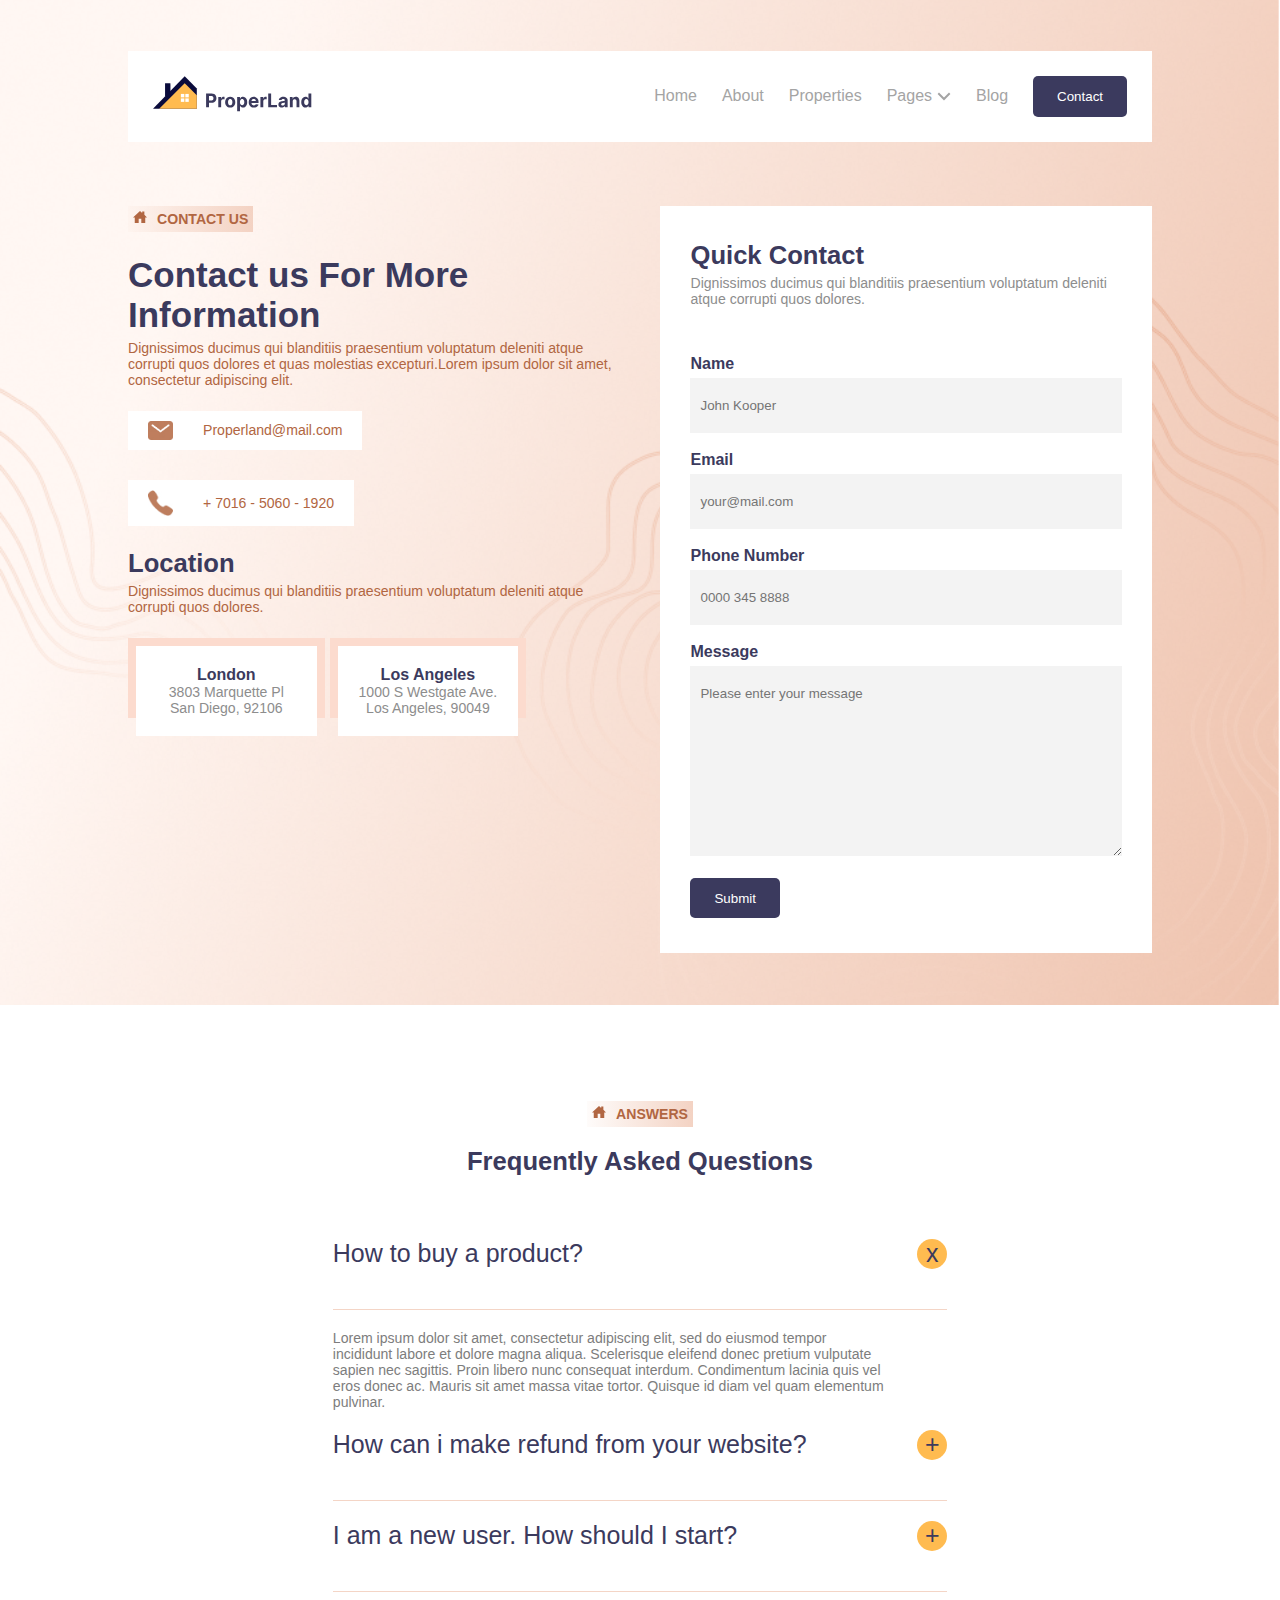
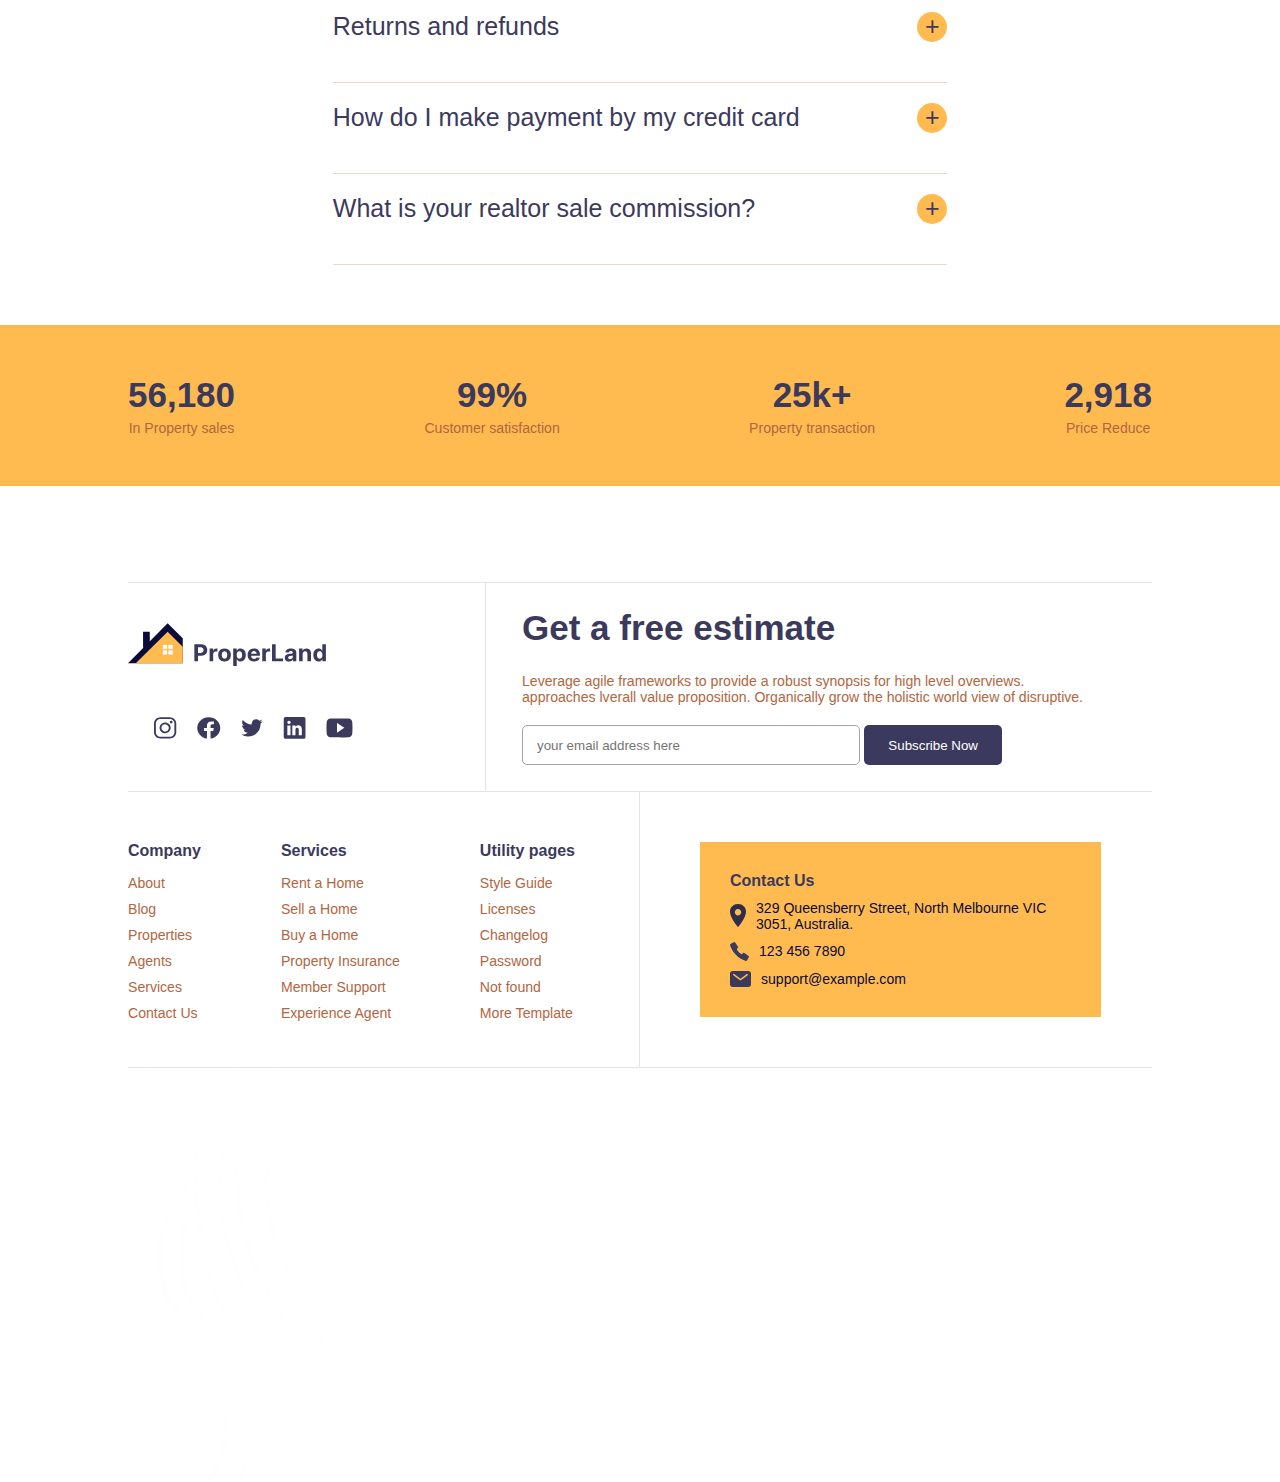
<file: contact.html>
<!DOCTYPE html>
<html lang="en">
<head>
    <meta charset="UTF-8">
    <meta http-equiv="X-UA-Compatible" content="IE=edge">
    <meta name="viewport" content="width=device-width, initial-scale=1.0">
    <link rel="stylesheet" href="index.css">
    <link rel="stylesheet" href="contact.css">
    <title>Document</title>
</head>
<body>
    <!-- Navbar  -->
    <header class="contactUs" >
        <nav>
            <figcaption><img src="./Assets/Logo.svg" alt=""></figcaption>
            <ul>
                <li><a href="./index.html">Home</a> </li>
                <li><a href="./about.html"> About</a></li>
                <li><a href="./property.html">Properties</a></li>
                <li style="display: flex; gap: 5px;"><a href="">Pages </a><div><img src="./Assets/pagesarrow.svg" alt=""></div></li>
                <li><a href="./blog.html">Blog</a></li>
                <button><a href="./contact.html">Contact</a></button>
            </ul>
            <div class="hamburger"> <div class="bar"></div> </div> <div class="mobile-nav"> <ol> <li><a href="./index.html">Home</a></li> <li><a href="./about.html">About</a></li> <li><a href="./property.html">Properties</a></li> <li style="display: flex; gap: 5px; "><a href="">Pages </a><div><img src="./Assets/pagesarrow.svg" alt=""></div></li> <li><a href="./blog.html">Blog</a></li> <li><a href="./contact.html">Contact</a></li> </ol> </div>
        </nav>

        <!-- Hero Section  -->
        <section class="heroSection contactUsCon" style=" margin: auto; margin-top: 4rem;">
            <div class="heroCon contactDetails">
                <div style="display: flex; justify-content: flex-start;">
                    <div class="imgCon">
                        <img src="./Assets/homeLogo.svg" alt="">
                        <h3>CONTACT US</h3>
                    </div>
                </div>
                
                <div >

                    <h1 style="margin-bottom: 5px;">Contact us
                        For More Information 
                        </h1>
                    <p>Dignissimos ducimus qui blanditiis praesentium voluptatum deleniti atque corrupti quos dolores et quas molestias excepturi.Lorem ipsum dolor sit amet, consectetur adipiscing elit.</p>
                </div>
                
                <div class="mailnphone">
                    <div >
                        <div style="display: flex; gap: clamp(20px, 3vw, 30px); align-items: center;  background-color: #fff; padding: 10px 20px; align-self: flex-start;" class="mailCon">
                            <img src="./Assets/Contact/mailContact.jpg" alt="">
                            <p>Properland@mail.com</p>
                        </div>
                        <div style="display: flex; gap: clamp(20px, 3vw, 30px); align-items: center;  background-color: #fff; padding: 10px 20px; align-self: flex-start;" class="mailCon">
                            <img src="./Assets/Contact/phoneContact.jpg" alt="">
                            <p>+ 7016 - 5060 - 1920</p>
                        </div>
                    </div>
                </div>

                <div>
                    <h2 style="color: #3B3A5D;">Location</h2>
                    <p>Dignissimos ducimus qui blanditiis praesentium voluptatum deleniti atque corrupti quos dolores.</p>
                </div>
               
                <div  class="whiteAddy">
                    <div class="londonAddy">
                        <div style="background-color: #fff;" class="londonWhite">
                            <h4 style="color: #3B3A5D; width: 100%;">London</h4>
                            <p style="color: #8D8D8D; ">3803 Marquette Pl
                                San Diego, 92106</p>
                        </div>
                    </div>
                    <div class="laAddy">
                        <div style="background-color: #fff; " class="LAwhite">
                            <h4 style="color: #3B3A5D; width: 100%;">Los Angeles</h4>
                            <p style="color: #8D8D8D;">1000 S Westgate Ave.
                                Los Angeles, 90049</p>
                        </div>
                    </div>
                    
                    
                </div>
            </div>
            <div class="contactForm" style="background-color: #fff; ;">
                <div>
                    <h2 style="color: #3B3A5D;">Quick Contact</h2>
                    <p style="color: #8D8D8D;">Dignissimos ducimus qui blanditiis praesentium voluptatum deleniti atque corrupti quos dolores.</p>
                </div>
                <br>
                <form id="myForm">
                    <h4 style="color: #3B3A5D; margin-bottom: 5px;">Name</h4>
                    <input type="text" id="name" placeholder="John Kooper">
                    <br></br>
                    <h4 style="color: #3B3A5D; margin-bottom: 5px;">Email</h4>
                    <input type="email" id="email" placeholder="your@mail.com">
                    <br></br>
                    <h4 style="color: #3B3A5D; margin-bottom: 5px;">Phone Number</h4>
                    <input type="text" id="phone" placeholder="0000 345 8888">
                    <br></br>
                    <h4 style="color: #3B3A5D; margin-bottom: 5px;">Message</h4>
                    <textarea id="message" cols="40" rows="10" placeholder="Please enter your message"></textarea>
                    <br></br>
                    <button type="submit" class="contactBtn">Submit</button>
                  </form>
        </section>
    </header>

    <!-- FAQ  -->
    <section class="heroSection" style="margin-bottom: 60px;">
        <div style="display: flex; justify-content: center; align-items: center; flex-direction: column; gap: 20px;">
            <div class="imgCon" style="justify-self: flex-start;">
                <img src="./Assets/homeLogo.svg" alt="">
                <h3>ANSWERS</h3>
            </div>
            <h2>Frequently Asked Questions</h2>
<br>
            <div style="display: flex; justify-content: space-between; margin: auto; padding-block-end: clamp(25px, 4vw, 40px); border-bottom: 1px solid #F4D5C6;" class="FAQmobile">
                <div style="font-size: clamp(20px, 2vw, 25px); color: #3B3A5D;">How to buy a product?</div>
                <div style="width: 30px; height: 30px; border-radius: 50%; background-color: 
                #FFBB50; text-align: center; display: flex; justify-content: center; align-items: center; color: #3B3A5D;font-size: clamp(20px, 2vw, 25px)">x</div>
            </div>
            <p style="color: #7D7D7D; width: 60%; padding-inline-end: 60px;">Lorem ipsum dolor sit amet, consectetur adipiscing elit, sed do eiusmod tempor incididunt labore et dolore magna aliqua. Scelerisque eleifend donec pretium vulputate sapien nec sagittis. Proin libero nunc consequat interdum. Condimentum lacinia quis vel eros donec ac. Mauris sit amet massa vitae tortor. Quisque id diam vel quam elementum pulvinar. </p>
            <div style="display: flex; justify-content: space-between;  margin: auto; padding-block-end: clamp(25px, 4vw, 40px); border-bottom: 1px solid #F4D5C6;" class="FAQmobile">
                <div style="font-size: clamp(20px, 2vw, 25px); color: #3B3A5D; font-weight: 500;">How can i make refund from your website?</div>
                <div style="width: 30px; height: 30px; border-radius: 50%; background-color: 
                #FFBB50; text-align: center; display: flex; justify-content: center; align-items: center; color: #3B3A5D;  font-size: clamp(20px, 2vw, 25px);">+</div>
            </div>
            <div style="display: flex; justify-content: space-between;  margin: auto; padding-block-end: clamp(25px, 4vw, 40px); border-bottom: 1px solid #F4D5C6;" class="FAQmobile">
                <div style="font-size: clamp(20px, 2vw, 25px); color: #3B3A5D; font-weight: 500;">I am a new user. How should I start?</div>
                <div style="width: 30px; height: 30px; border-radius: 50%; background-color: 
                #FFBB50; text-align: center; display: flex; justify-content: center; align-items: center; color: #3B3A5D; font-size: clamp(20px, 2vw, 25px);">+</div>
            </div>
            <div style="display: flex; justify-content: space-between;  margin: auto; padding-block-end: clamp(25px, 4vw, 40px); border-bottom: 1px solid #F4D5C6;" class="FAQmobile">
                <div style="font-size: clamp(20px, 2vw, 25px); color: #3B3A5D; font-weight: 500;">Returns and refunds</div>
                <div style="width: 30px; height: 30px; border-radius: 50%; background-color: 
                #FFBB50; text-align: center; display: flex; justify-content: center; align-items: center; color: #3B3A5D; font-size: clamp(20px, 2vw, 25px);">+</div>
            </div>
            <div style="display: flex; justify-content: space-between;  margin: auto; padding-block-end: clamp(25px, 4vw, 40px); border-bottom: 1px solid #F4D5C6;" class="FAQmobile">
                <div style="font-size: clamp(20px, 2vw, 25px); color: #3B3A5D; font-weight: 500;">How do I make payment by my credit card</div>
                <div style="width: 30px; height: 30px; border-radius: 50%; background-color: 
                #FFBB50; text-align: center; display: flex; justify-content: center; align-items: center; color: #3B3A5D; font-size: clamp(20px, 2vw, 25px);">+</div>
            </div>
            <div style="display: flex; justify-content: space-between;  margin: auto; padding-block-end: clamp(25px, 4vw, 40px); border-bottom: 1px solid #F4D5C6;" class="FAQmobile">
                <div style="font-size: clamp(20px, 2vw, 25px); color: #3B3A5D; font-weight: 500;">What is your realtor sale commission?</div>
                <div style="width: 30px; height: 30px; border-radius: 50%; background-color: 
                #FFBB50; text-align: center; display: flex; justify-content: center; align-items: center; color: #3B3A5D; font-size: clamp(20px, 2vw, 25px);">+</div>
            </div>
        </div>
    </section>

    <!-- STAT  -->
<div style="background-color: #FFBB50;" >
    
    <section class="" style="width: 100%;"  >
        <div class="heroSection cusStat " style="border-bottom: 0; text-align: center; display: flex; align-items: center;padding-block: clamp(20px, 4.5vw, 50px); margin-top: 0;">
            <div class="cusStatWidth">
                <h2>56,180</h2>
                <p>In Property sales</p>
            </div>
            <div class="cusStatWidth">
                <h2>99%</h2>
                <p>Customer satisfaction</p>
            </div>
            <div class="cusStatWidth">
                <h2>25k+</h2>
                <p>Property transaction</p>
            </div>
            <div class="cusStatWidth">
                <h2>2,918</h2>
                <p>Price Reduce</p>
            </div>
        </div>
    </section>
</div>

<!-- FOOTER  -->
<footer class="heroSection">
    <div class="logoFooter">
        <div class="upFooter">
            <div>
                <img src="./Assets/Logo.svg" alt="">
            </div>
            <div class="footerimage">
                <img src="./Assets/Insta.svg" alt="">
                <img src="./Assets/Fb.svg" alt="">
                <img src="./Assets/Twiter.svg" alt="">
                <img src="./Assets/In.svg" alt="">
                <img src="./Assets/Youtube.svg" alt="">
            </div>
        </div>
        <div class="upFooterTwo">
            <h2>Get a free estimate</h2>
            <p>Leverage agile frameworks to provide a robust synopsis for high level overviews. approaches lverall value proposition. Organically grow the holistic world view of disruptive.</p>
            <form action="">
                <input type="text" placeholder="your email address here">
                <button>Subscribe Now</button>
            </form>
        </div>
    </div>
    <div class="textFooter">
        <div class="leftFooter">
            <div>
                <h4 style="margin-bottom: 15px; 
                color: #3B3A5D">Company</h4>
                <p><a href="./about.html">About</a></p>
                <p><a href="./blog.html">Blog</a></p>
                <p><a href="./property.html">Properties</a></p>
                <p><a href="./agent.html">Agents</a></p>
                <p><a href="./services.html">Services</a></p>
                <p><a href="./contact.html">Contact Us</a></p>
                
            </div>
            <div >
                <h4 style="margin-bottom: 15px; color: #3B3A5D">Services</h4>
                <p><a href="">Rent a Home</a></p>
                <p><a href="">Sell a Home</a></p>
                <p><a href="">Buy a Home</a></p>
                <p><a href="">Property Insurance</a></p>
                <p><a href="">Member Support</a></p>
                <p><a href="">Experience Agent</a></p>
            </div>
            <div >
                <h4 style="margin-bottom: 15px; color: #3B3A5D">Utility pages</h4>
                <p><a href="">Style Guide</a></p>
                <p><a href="./license.html">Licenses</a></p>
                <p><a href="./changelog.html">Changelog</a></p>
                <p><a href="./password.html">Password</a></p>
                <p><a href="./error.html">Not found</a></p>
                <p><a href="">More Template</a></p>
            </div>
        </div>
        <div class="rightFooter">
            <div>
                <h4 style="color: 
                #3B3A5D;">Contact Us</h4>
                <div>
                    <div style="display: flex; gap: 10px;align-items: center; "><img src="./Assets/mapfooter.svg" alt=""><p style="color: #0A0B3B;">329 Queensberry Street, North
                        Melbourne VIC 3051, Australia.</p></div>
                    <div style="display: flex; gap: 10px;align-items: center;"><img src="./Assets/phonefooter.svg" alt=""><p style="color: #0A0B3B;">123 456 7890</p></div>
                    <div style="display: flex; gap: 10px;align-items: center;"><img src="./Assets/emailfooter.svg" alt=""><p style="color: #0A0B3B;">support@example.com</p></div>
                </div>
                
            </div>
        </div>
    </div>
   
</footer>
<script src="./index.js"></script>
</body>
</html>
</file>
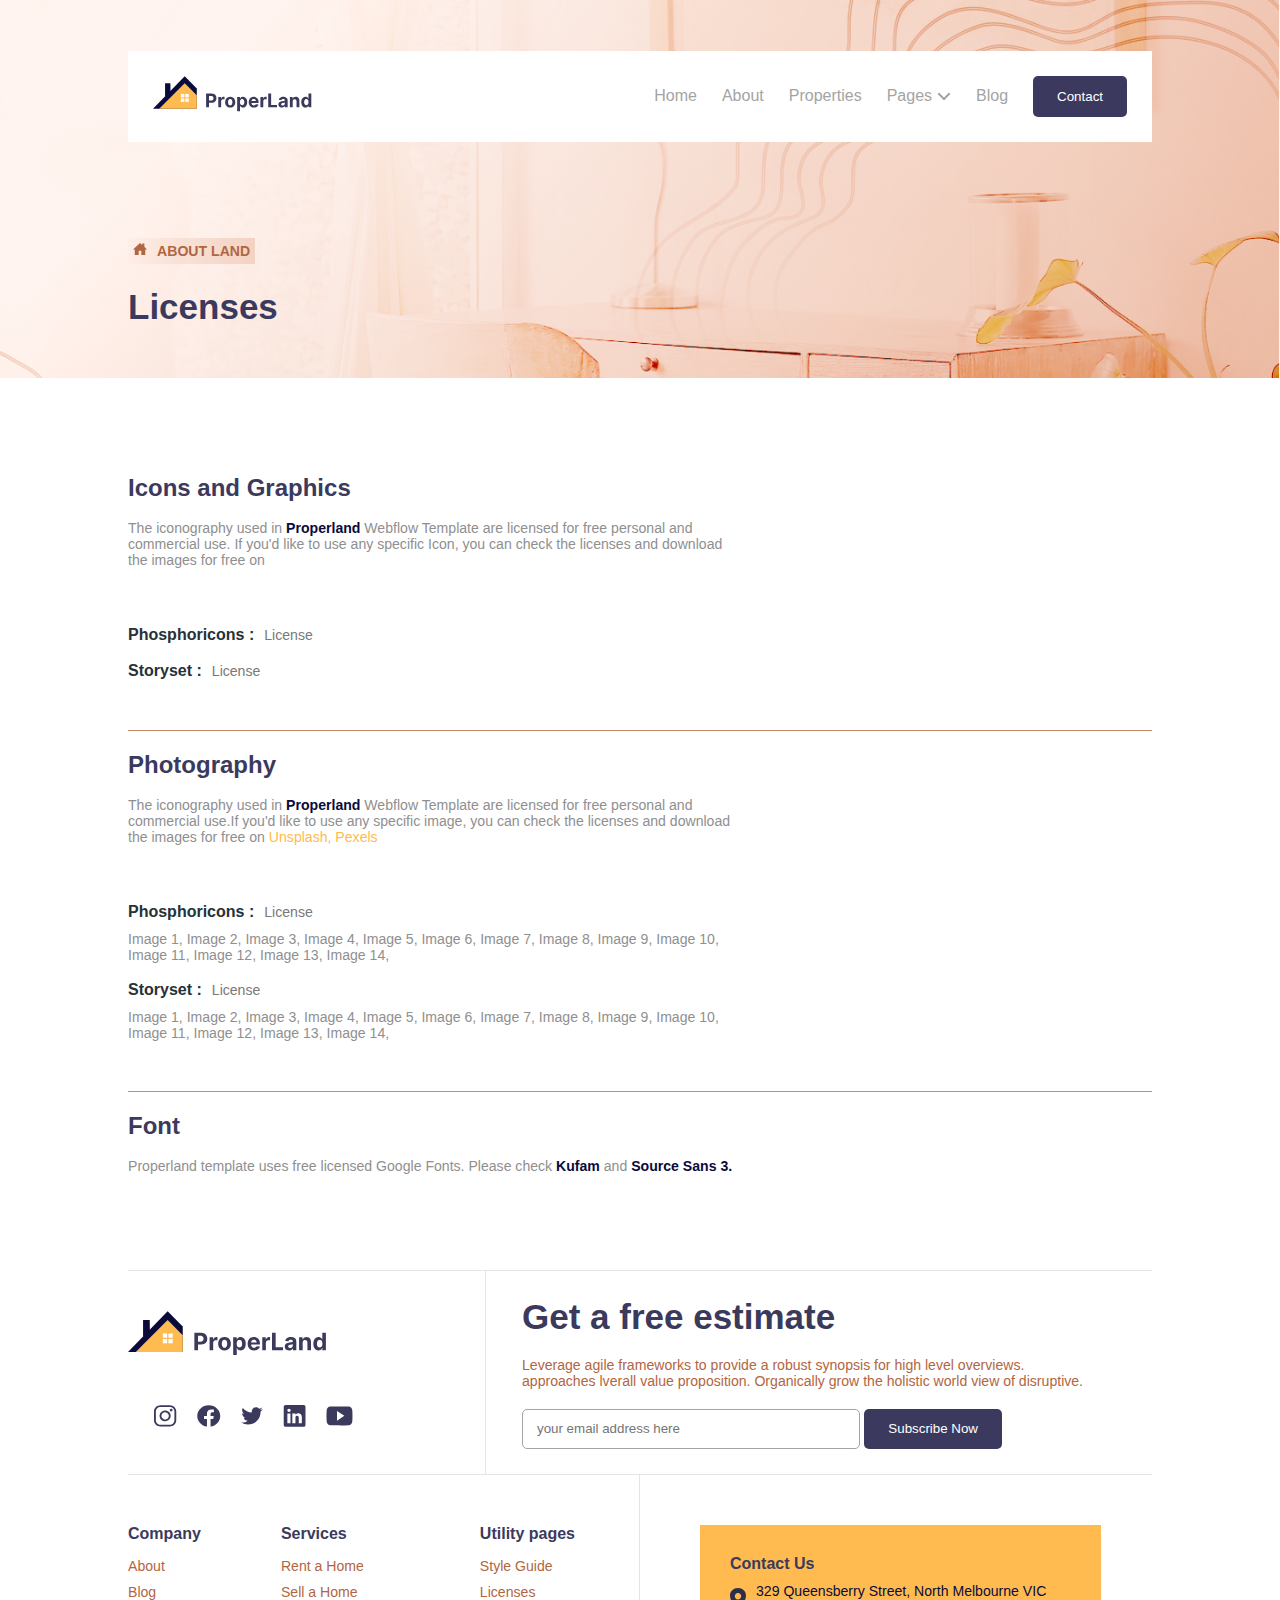
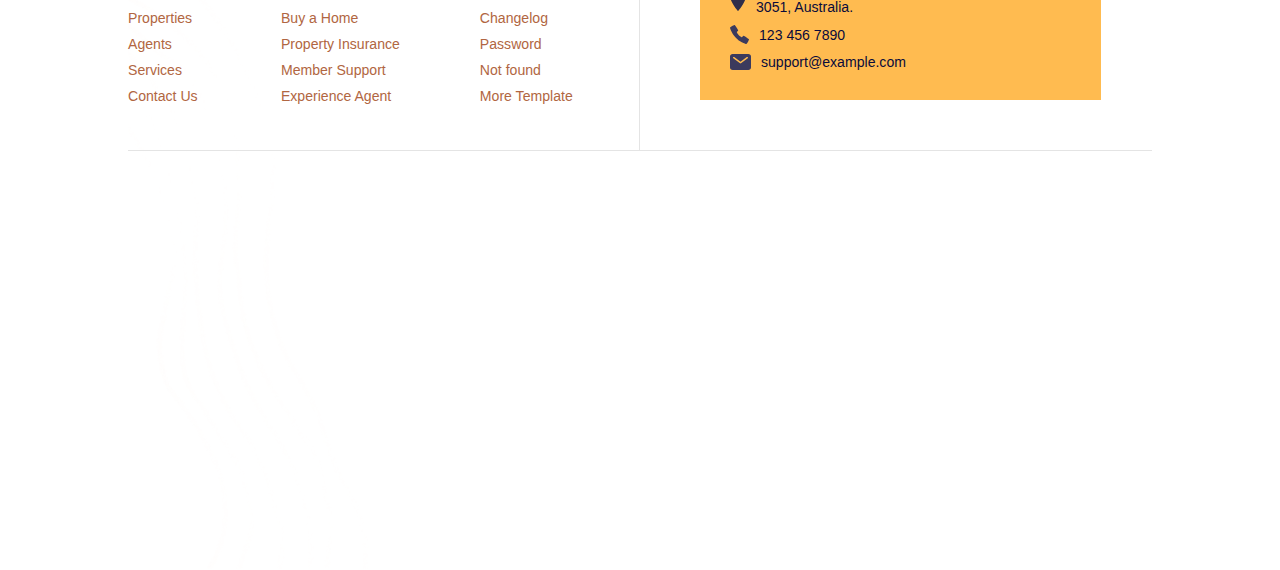
<file: license.html>
<!DOCTYPE html>
<html lang="en">
<head>
    <meta charset="UTF-8">
    <meta http-equiv="X-UA-Compatible" content="IE=edge">
    <meta name="viewport" content="width=device-width, initial-scale=1.0">
    <link rel="stylesheet" href="index.css">
    <link rel="stylesheet" href="license.css">
    <title>License</title>
</head>
<body>
     <!-- Navbar  -->
     <header style=" background-image: url(./Assets/License/licenseHeroBg.png);">
        <nav>
            <figcaption><img src="./Assets/Logo.svg" alt=""></figcaption>
            <ul>
                <li><a href="./index.html">Home</a> </li>
                <li><a href="./about.html"> About</a></li>
                <li><a href="./property.html">Properties</a></li>
                <li style="display: flex; gap: 5px;"><a href="">Pages </a><div><img src="./Assets/pagesarrow.svg" alt=""></div></li>
                <li><a href="./blog.html">Blog</a></li>
                <button><a href="./contact.html">Contact</a></button>
            </ul>
            <div class="hamburger"> <div class="bar"></div> </div> <div class="mobile-nav"> <ol> <li><a href="./index.html">Home</a></li> <li><a href="./about.html">About</a></li> <li><a href="./property.html">Properties</a></li> <li style="display: flex; gap: 5px; "><a href="">Pages </a><div><img src="./Assets/pagesarrow.svg" alt=""></div></li> <li><a href="./blog.html">Blog</a></li> <li><a href="./contact.html">Contact</a></li> </ol> </div>
        </nav>

        <!-- Hero Section  -->
        <section class="heroSection">
            <div class="heroCon">
                <div style="display: flex; justify-content: flex-start;">
                    <div class="imgCon">
                        <img src="./Assets/homeLogo.svg" alt="">
                        <h3>ABOUT LAND</h3>
                    </div>
                </div>
                
                <h1>Licenses</h1>
              
            </div>
        </section>
    </header>

    <!-- LICENSE  -->
    <section class="heroSection licenseSection">
        <div class="license">
            <h2 style="color: #3B3A5D;">Icons and Graphics</h2>
            <br>
            <p style="color: #8F8F8F;">The iconography used in <span style="color: #0A0B3B; font-weight: bold;">Properland</span>  Webflow Template are licensed for free personal and commercial use. If you'd like to use any specific Icon, you can check the licenses and download the images for free on </p>
        </div>
        <br>
        <div style="border-block-end: 1px solid #C78A6C; padding-block-end: clamp(20px, 5vw, 50px);">
            <div style="display: flex; align-items: center; gap: 10px;">
                <h4 style="color: #263238; white-space: nowrap;">Phosphoricons : </h4>
                <p style="color: #797979; white-space: nowrap;">License</p>
            </div>
            <br>
            <div style="display: flex; align-items: center; gap: 10px;">
                <h4 style="color: #263238; white-space: nowrap;">Storyset :</h4>
                <p style="color: #797979; white-space: nowrap;">License</p>
            </div>
        </div>
        <div class="license licenseTwo">
            <h2 style="color: #3B3A5D;">Photography</h2>
            <br>
            <p style="color: #8F8F8F;">The iconography used in <span style="color: #0A0B3B; font-weight: bold;">Properland</span>  Webflow Template are licensed for free personal and commercial use.If you'd like to use any specific image, you can check the licenses and download the images for free on <span style="color: #FFBB50;">Unsplash, Pexels‍</span> </p>
        </div>
        <br>
        <div style="border-block-end: 1px solid #C78A6C; padding-block-end: clamp(20px, 5vw, 50px);" class="license">
            <div style="display: flex; align-items: center; gap: 10px; margin-bottom: 10px;">
                <h4 style="color: #263238; white-space: nowrap;">Phosphoricons : </h4>
                <p style="color: #797979; white-space: nowrap;">License</p>
            </div>
            <p style="color: #8F8F8F;">Image 1,  Image 2, Image 3, Image 4, Image 5, Image 6, Image 7, Image 8, Image 9, Image 10, Image 11, Image 12, Image 13, Image 14,</p>
            <br>
            <div style="display: flex; align-items: center; gap: 10px; margin-bottom: 10px;">
                <h4 style="color: #263238; white-space: nowrap;">Storyset :</h4>
                <p style="color: #797979; white-space: nowrap;">License</p>
            </div>
            <p style="color: #8F8F8F;">Image 1,  Image 2, Image 3, Image 4, Image 5, Image 6, Image 7, Image 8, Image 9, Image 10, Image 11, Image 12, Image 13, Image 14,</p>
        </div>

        <div class="license licenseTwo">
            <h2 style="color: #3B3A5D;">Font</h2>
            <br>
            <p style="color: #8F8F8F;">Properland  template uses free licensed Google Fonts. Please check <span style="color: #0A0B3B; font-weight: bold;">Kufam</span> and <span style="color: #0A0B3B; font-weight: bold;">Source Sans 3.</span></p>
        </div>
    </section>
    <!-- FOOTER  -->
<footer class="heroSection">
    <div class="logoFooter">
        <div class="upFooter">
            <div>
                <img src="./Assets/Logo.svg" alt="">
            </div>
            <div class="footerimage">
                <img src="./Assets/Insta.svg" alt="">
                <img src="./Assets/Fb.svg" alt="">
                <img src="./Assets/Twiter.svg" alt="">
                <img src="./Assets/In.svg" alt="">
                <img src="./Assets/Youtube.svg" alt="">
            </div>
        </div>
        <div class="upFooterTwo">
            <h2>Get a free estimate</h2>
            <p>Leverage agile frameworks to provide a robust synopsis for high level overviews. approaches lverall value proposition. Organically grow the holistic world view of disruptive.</p>
            <form action="">
                <input type="text" placeholder="your email address here">
                <button>Subscribe Now</button>
            </form>
        </div>
    </div>
    <div class="textFooter">
        <div class="leftFooter">
            <div>
                <h4 style="margin-bottom: 15px; 
                color: #3B3A5D">Company</h4>
                <p><a href="./about.html">About</a></p>
                <p><a href="./blog.html">Blog</a></p>
                <p><a href="./property.html">Properties</a></p>
                <p><a href="./agent.html">Agents</a></p>
                <p><a href="./services.html">Services</a></p>
                <p><a href="./contact.html">Contact Us</a></p>
                
            </div>
            <div >
                <h4 style="margin-bottom: 15px; color: #3B3A5D">Services</h4>
                <p><a href="">Rent a Home</a></p>
                <p><a href="">Sell a Home</a></p>
                <p><a href="">Buy a Home</a></p>
                <p><a href="">Property Insurance</a></p>
                <p><a href="">Member Support</a></p>
                <p><a href="">Experience Agent</a></p>
            </div>
            <div >
                <h4 style="margin-bottom: 15px; color: #3B3A5D">Utility pages</h4>
                <p><a href="">Style Guide</a></p>
                <p><a href="./license.html">Licenses</a></p>
                <p><a href="./changelog.html">Changelog</a></p>
                <p><a href="./password.html">Password</a></p>
                <p><a href="./error.html">Not found</a></p>
                <p><a href="">More Template</a></p>
            </div>
        </div>
        <div class="rightFooter">
            <div>
                <h4 style="color: 
                #3B3A5D;">Contact Us</h4>
                <div>
                    <div style="display: flex; gap: 10px;align-items: center; "><img src="./Assets/mapfooter.svg" alt=""><p style="color: #0A0B3B;">329 Queensberry Street, North
                        Melbourne VIC 3051, Australia.</p></div>
                    <div style="display: flex; gap: 10px;align-items: center;"><img src="./Assets/phonefooter.svg" alt=""><p style="color: #0A0B3B;">123 456 7890</p></div>
                    <div style="display: flex; gap: 10px;align-items: center;"><img src="./Assets/emailfooter.svg" alt=""><p style="color: #0A0B3B;">support@example.com</p></div>
                </div>
                
            </div>
        </div>
    </div>
   
</footer>

    <script src="./index.js"></script>
</body>
</html>
</file>
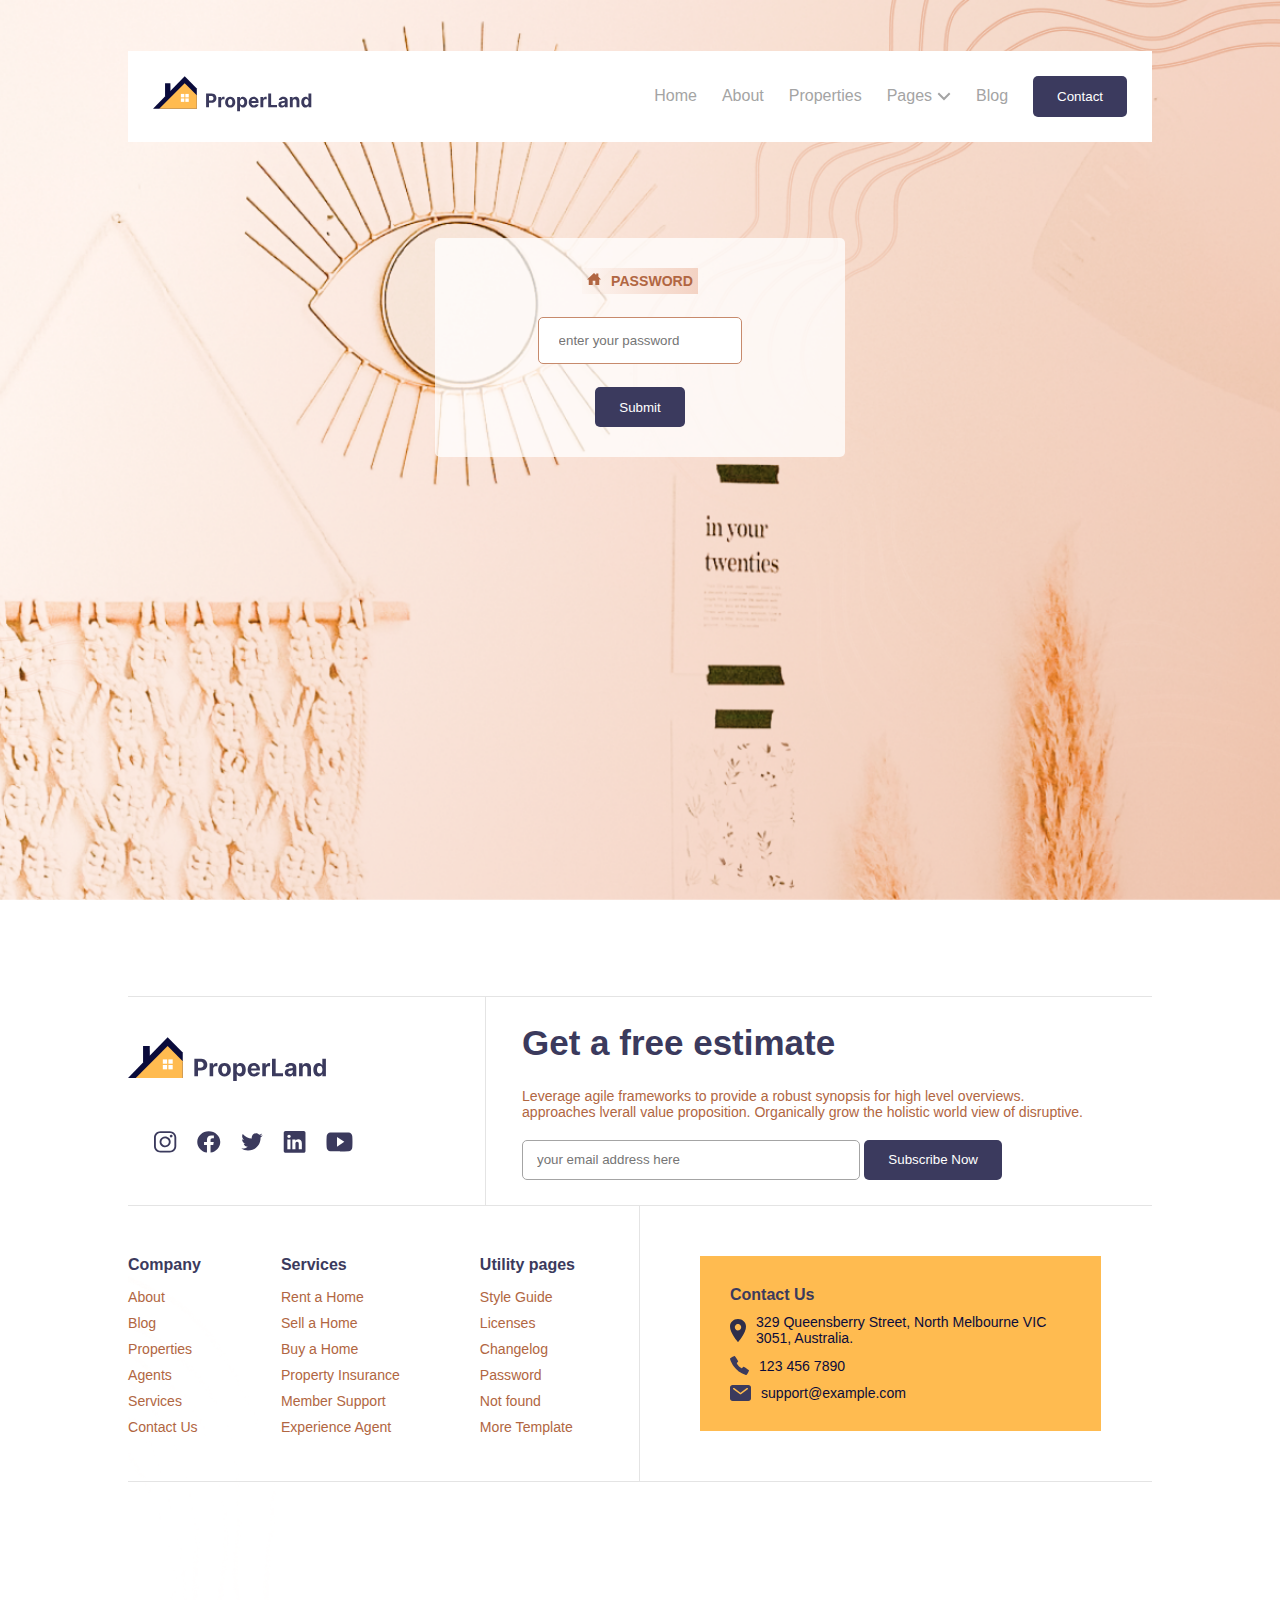
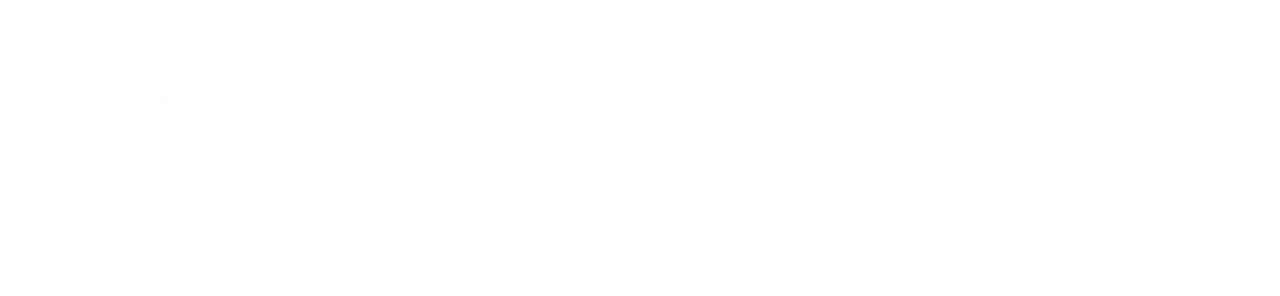
<file: password.html>
<!DOCTYPE html>
<html lang="en">
<head>
    <meta charset="UTF-8">
    <meta http-equiv="X-UA-Compatible" content="IE=edge">
    <meta name="viewport" content="width=device-width, initial-scale=1.0">
    <link rel="stylesheet" href="index.css">
    <link rel="stylesheet" href="error.css">
    <link rel="stylesheet" href="contact.css">
    <link rel="stylesheet" href="password.css">
    <title>Password</title>
</head>
<body>
    <!-- Navbar  -->
    <header style="background-image: url(./Assets/Password/passwordbg.png); height: 100vh;">
        <nav>
            <figcaption><img src="./Assets/Logo.svg" alt=""></figcaption>
            <ul>
                <li><a href="./index.html">Home</a> </li>
                <li><a href="./about.html"> About</a></li>
                <li><a href="./property.html">Properties</a></li>
                <li style="display: flex; gap: 5px;"><a href="">Pages </a><div><img src="./Assets/pagesarrow.svg" alt=""></div></li>
                <li><a href="./blog.html">Blog</a></li>
                <button><a href="./contact.html">Contact</a></button>
            </ul>
            <div class="hamburger"> <div class="bar"></div> </div> <div class="mobile-nav"> <ol> <li><a href="./index.html">Home</a></li> <li><a href="./about.html">About</a></li> <li><a href="./property.html">Properties</a></li> <li style="display: flex; gap: 5px; "><a href="">Pages </a><div><img src="./Assets/pagesarrow.svg" alt=""></div></li> <li><a href="./blog.html">Blog</a></li> <li><a href="./contact.html">Contact</a></li> </ol> </div>
        </nav>

        <!-- Hero Section  -->
        <section class="heroSection">
            <div class="heroCon errorCon passwordCon" style="display: flex; align-self: center;">
                <div style="align-self: center;">
                    <div class="imgCon" >
                        <img src="./Assets/homeLogo.svg" alt="">
                        <h3>PASSWORD </h3>
                    </div>
                </div>
                
            
                <input type="text" placeholder="enter your password">
                <button class="contactBtn" style="align-self: center;"><a>Submit</a></button>
            </div>
        </section>
    </header>

<!-- FOOTER  -->
<footer class="heroSection">
    <div class="logoFooter">
        <div class="upFooter">
            <div>
                <img src="./Assets/Logo.svg" alt="">
            </div>
            <div class="footerimage">
                <img src="./Assets/Insta.svg" alt="">
                <img src="./Assets/Fb.svg" alt="">
                <img src="./Assets/Twiter.svg" alt="">
                <img src="./Assets/In.svg" alt="">
                <img src="./Assets/Youtube.svg" alt="">
            </div>
        </div>
        <div class="upFooterTwo">
            <h2>Get a free estimate</h2>
            <p>Leverage agile frameworks to provide a robust synopsis for high level overviews. approaches lverall value proposition. Organically grow the holistic world view of disruptive.</p>
            <form action="">
                <input type="text" placeholder="your email address here">
                <button>Subscribe Now</button>
            </form>
        </div>
    </div>
    <div class="textFooter">
        <div class="leftFooter">
            <div>
                <h4 style="margin-bottom: 15px; 
                color: #3B3A5D">Company</h4>
                <p><a href="./about.html">About</a></p>
                <p><a href="./blog.html">Blog</a></p>
                <p><a href="./property.html">Properties</a></p>
                <p><a href="./agent.html">Agents</a></p>
                <p><a href="./services.html">Services</a></p>
                <p><a href="./contact.html">Contact Us</a></p>
                
            </div>
            <div >
                <h4 style="margin-bottom: 15px; color: #3B3A5D">Services</h4>
                <p><a href="">Rent a Home</a></p>
                <p><a href="">Sell a Home</a></p>
                <p><a href="">Buy a Home</a></p>
                <p><a href="">Property Insurance</a></p>
                <p><a href="">Member Support</a></p>
                <p><a href="">Experience Agent</a></p>
            </div>
            <div >
                <h4 style="margin-bottom: 15px; color: #3B3A5D">Utility pages</h4>
                <p><a href="">Style Guide</a></p>
                <p><a href="./license.html">Licenses</a></p>
                <p><a href="./changelog.html">Changelog</a></p>
                <p><a href="./password.html">Password</a></p>
                <p><a href="./error.html">Not found</a></p>
                <p><a href="">More Template</a></p>
            </div>
        </div>
        <div class="rightFooter">
            <div>
                <h4 style="color: 
                #3B3A5D;">Contact Us</h4>
                <div>
                    <div style="display: flex; gap: 10px;align-items: center; "><img src="./Assets/mapfooter.svg" alt=""><p style="color: #0A0B3B;">329 Queensberry Street, North
                        Melbourne VIC 3051, Australia.</p></div>
                    <div style="display: flex; gap: 10px;align-items: center;"><img src="./Assets/phonefooter.svg" alt=""><p style="color: #0A0B3B;">123 456 7890</p></div>
                    <div style="display: flex; gap: 10px;align-items: center;"><img src="./Assets/emailfooter.svg" alt=""><p style="color: #0A0B3B;">support@example.com</p></div>
                </div>
                
            </div>
        </div>
    </div>
   
</footer>

<script src="index.js"></script>
</body>
</html>
</file>
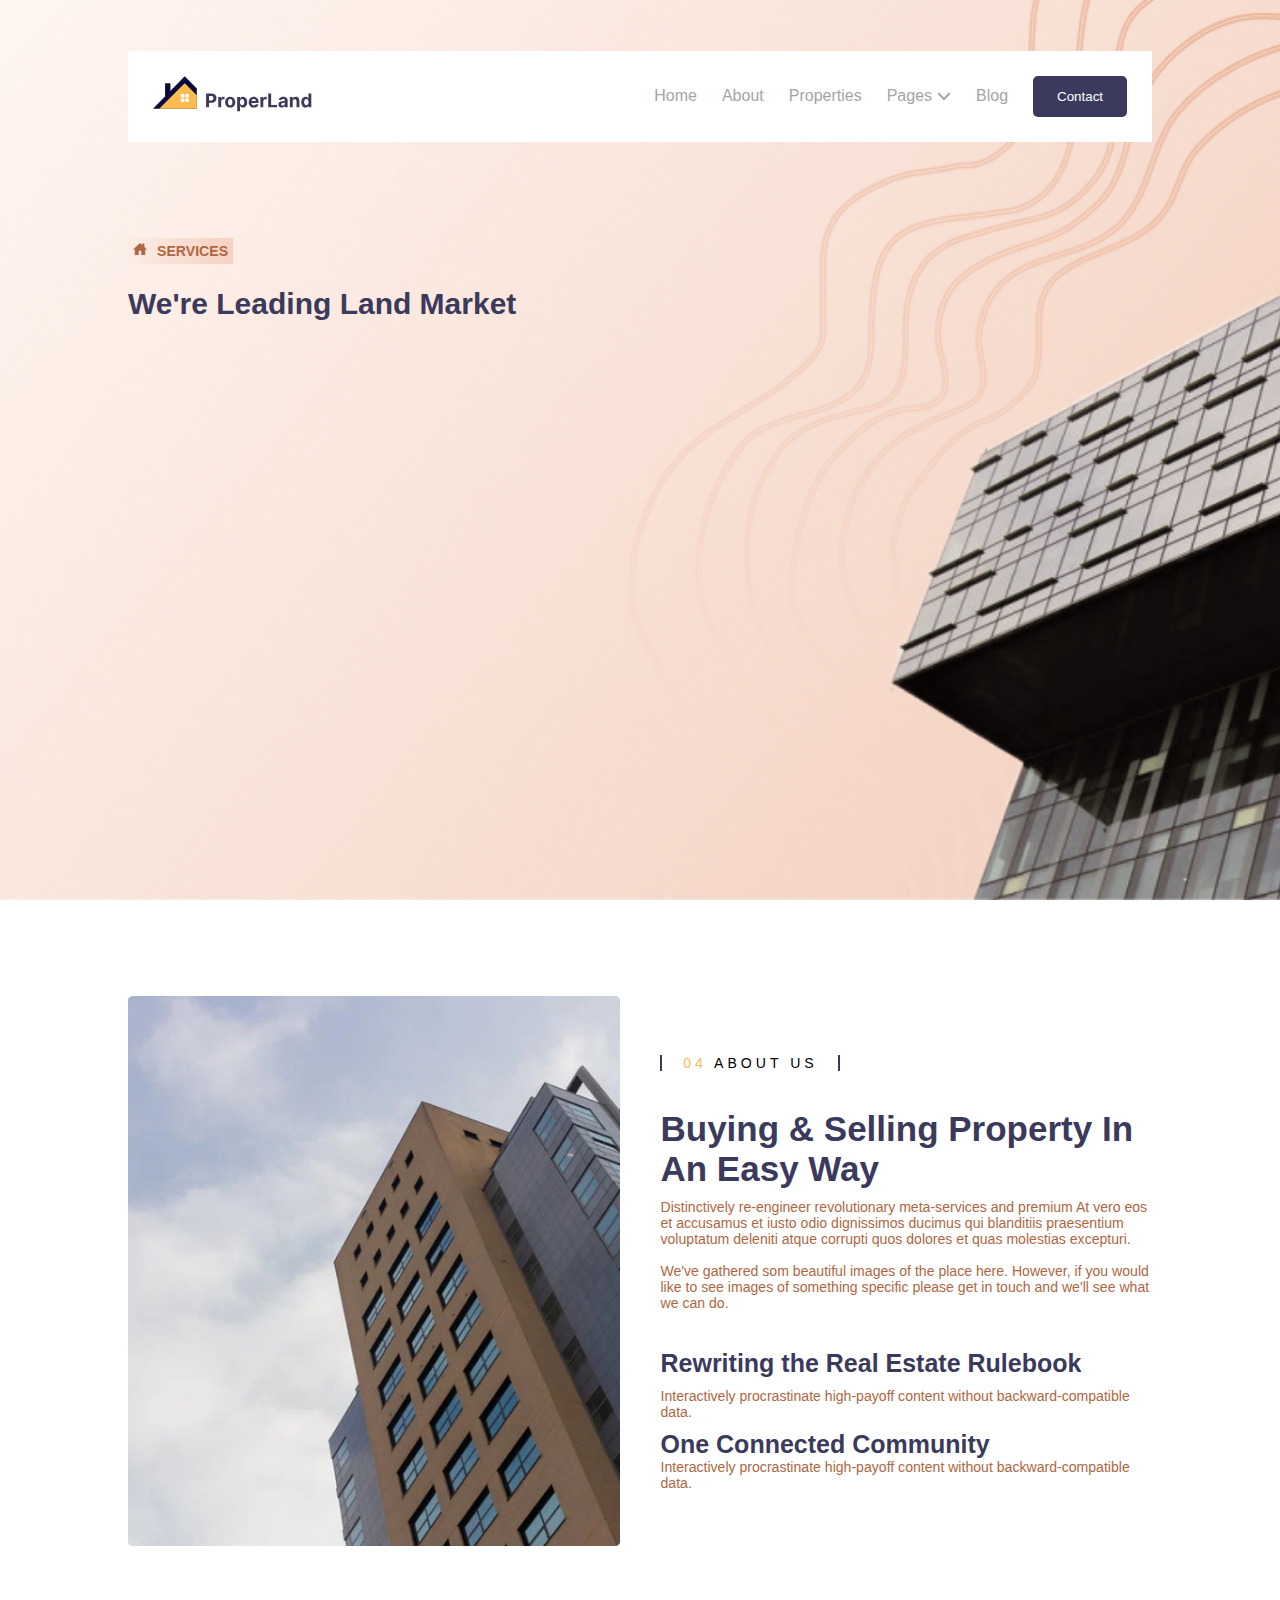
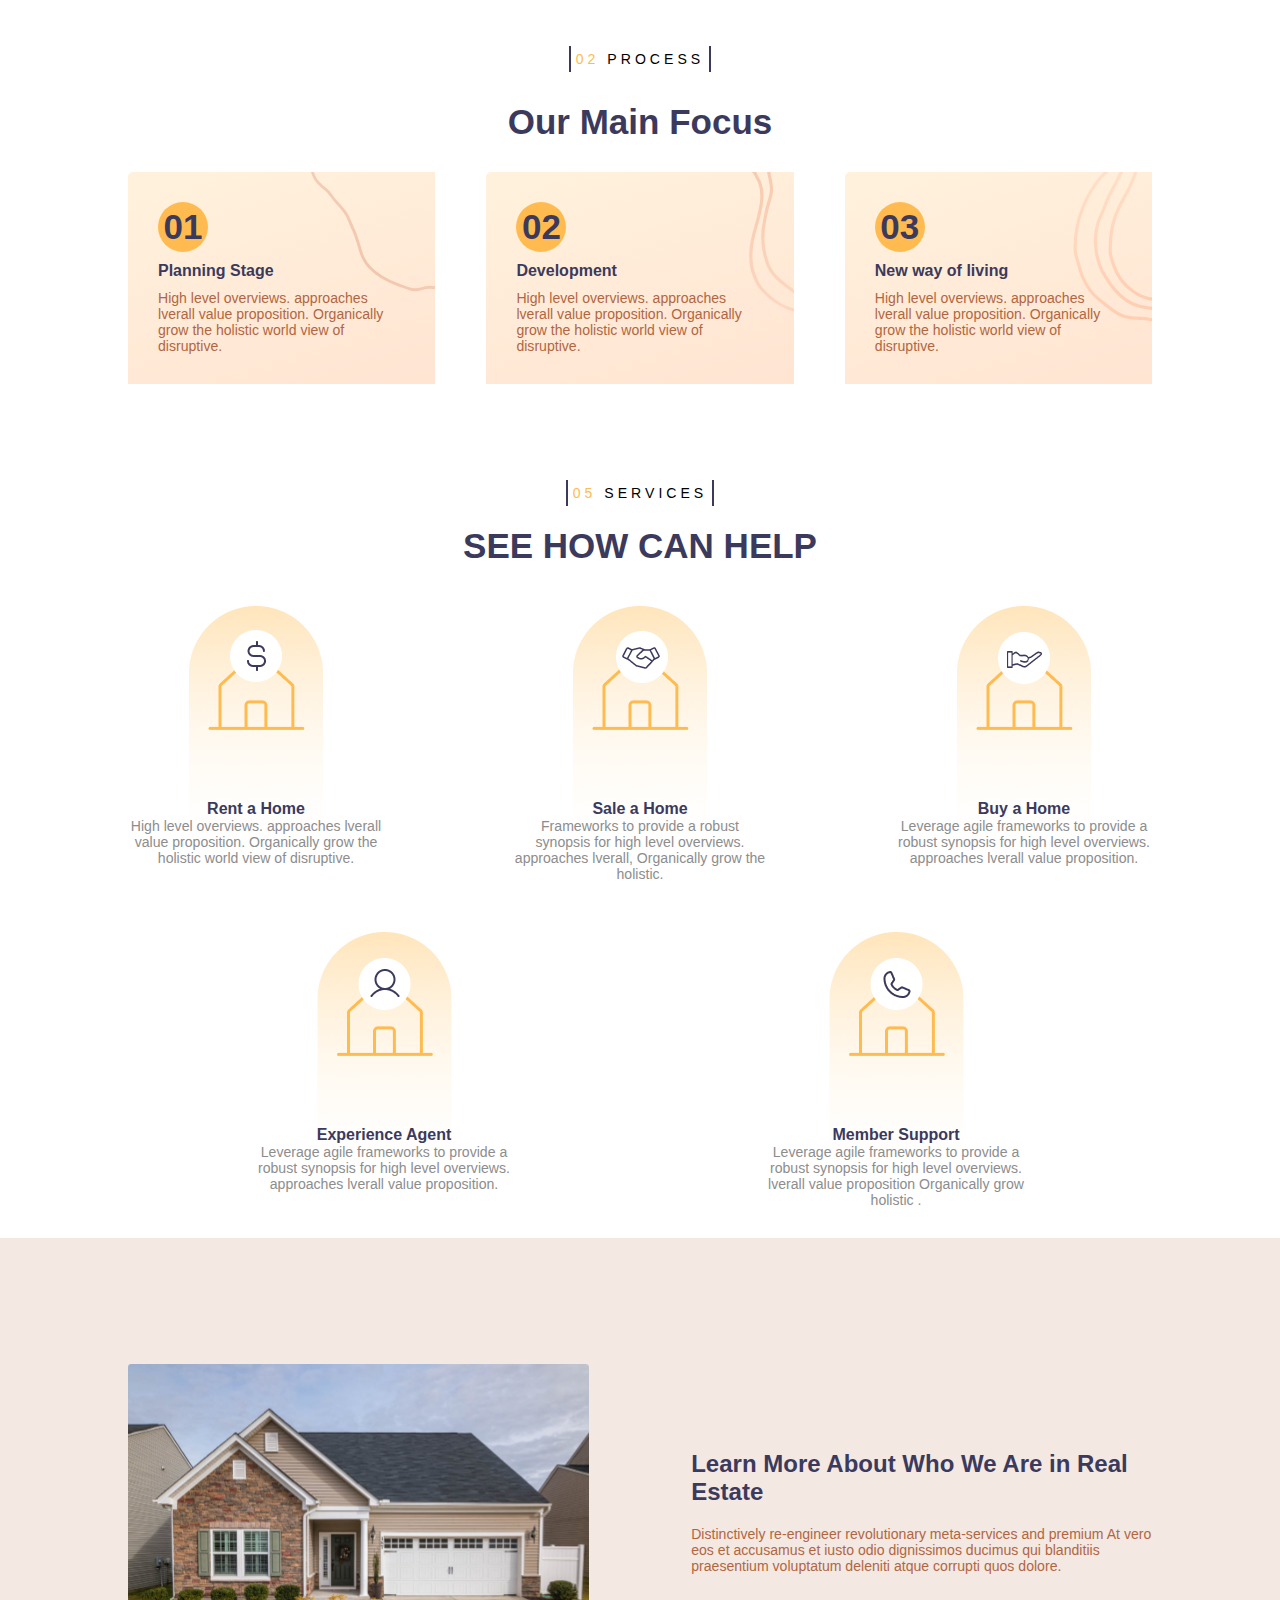
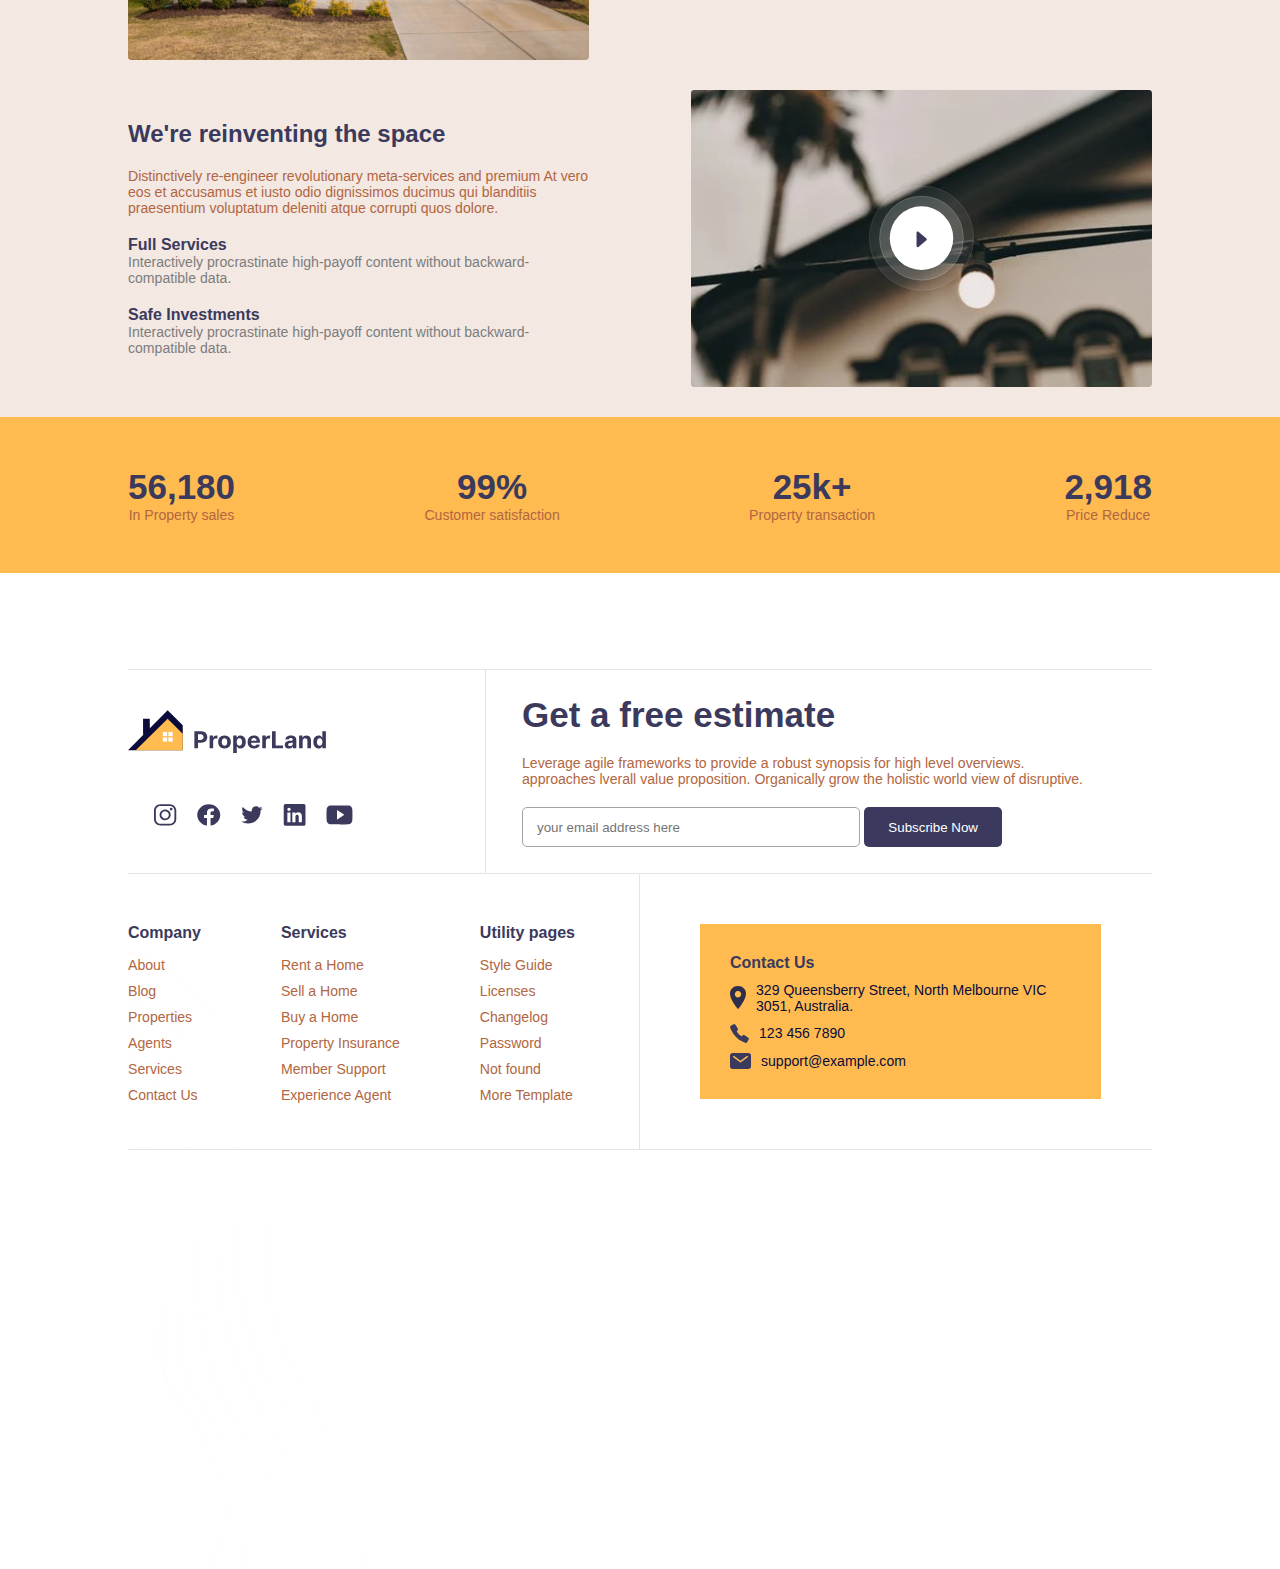
<file: services.html>
<!DOCTYPE html>
<html lang="en">
<head>
    <meta charset="UTF-8">
    <meta http-equiv="X-UA-Compatible" content="IE=edge">
    <meta name="viewport" content="width=device-width, initial-scale=1.0">
    <link rel="stylesheet" href="index.css">
    <link rel="stylesheet" href="about.css">
    <link rel="stylesheet" href="services.css">
    <title>Document</title>
</head>
<body>
    <!-- Navbar  -->
    <header style="background-image: url(./Assets/Services/servicesHeroBg.png); height: 100vh;">
        <nav>
            <figcaption><img src="./Assets/Logo.svg" alt=""></figcaption>
            <ul>
                <li><a href="./index.html">Home</a> </li>
                <li><a href="./about.html"> About</a></li>
                <li><a href="./property.html">Properties</a></li>
                <li style="display: flex; gap: 5px;"><a href="">Pages </a><div><img src="./Assets/pagesarrow.svg" alt=""></div></li>
                <li><a href="./blog.html">Blog</a></li>
                <button><a href="./contact.html">Contact</a></button>
            </ul>
            <div class="hamburger"> <div class="bar"></div> </div> <div class="mobile-nav"> <ol> <li><a href="./index.html">Home</a></li> <li><a href="./about.html">About</a></li> <li><a href="./property.html">Properties</a></li> <li style="display: flex; gap: 5px; "><a href="">Pages </a><div><img src="./Assets/pagesarrow.svg" alt=""></div></li> <li><a href="./blog.html">Blog</a></li> <li><a href="./contact.html">Contact</a></li> </ol> </div>
        </nav>

        <!-- Hero Section  -->
        <section class="heroSection">
            <div class="heroCon">
                <div style="display: flex; justify-content: flex-start;">
                    <div class="imgCon">
                        <img src="./Assets/homeLogo.svg" alt="">
                        <h3>SERVICES </h3>
                    </div>
                </div>
                
                <h1>We're Leading Land Market</h1>
                
            </div>
        </section>
    </header>

    <!-- Intro  -->
    <div class="sintroBg" >

        <section class="heroSection">
            <div class="sintro">
                <div class="sintro1">
                    <img src="./Assets/Services/serviceIntro.jpg" alt="">
                </div>
                <div class="sintro2">
                    <div class=" " style="background-color: transparent; ">
                        <h5><span style="color: #FFBB50;">04</span> ABOUT US</h5>
                        <br>
                            <h2 style="color: #3B3A5D;">Buying & Selling Property In An Easy Way</h2>
                            
                            <p>Distinctively re-engineer revolutionary meta-services and premium  At vero eos et accusamus et iusto odio dignissimos ducimus qui blanditiis praesentium voluptatum deleniti atque corrupti quos dolores et quas molestias excepturi.
    <br></br>
                                We've gathered som beautiful images of the place here. However, if you would like to see images of something specific please get in touch and we'll see what we can do.
                            </p>
                            <br>
                                <h3 style="color: #3B3A5D; font-size: 25px;">Rewriting the Real Estate Rulebook</h3>
                                
                                <p>Interactively procrastinate high-payoff content without backward-compatible data.</p>
                            
                            <div style="gap: 0; font-size: 25px;">
                                <h4 style="color: #3B3A5D;">One Connected Community</h4>
                                <p style="">Interactively procrastinate high-payoff content without backward-compatible data.</p>
                            </div>
                    </div> 
                    
                </div>
            </div>
            
        </section>
    </div>

     <!-- FOCUS  -->
   <section >
    <div class="propertyCon heroSection focus">
        <div class="propertyHeader focusHeader">
            <h5><span style="color: #FFBB50;">02</span> PROCESS </h5>
            <h2>Our Main Focus</h2>

                <div class="focusImgCon">
                    <div style="background-image: url(./Assets/About/focus1.svg);">
                        <h2 style="width: 50px; height: 50px; background-color: #FFBB50; border-radius: 50%; display: flex; align-items: center; justify-content: center; padding: 25px;">01</h2>
                        <h4>Planning Stage</h4>
                        <p>High level overviews. approaches lverall value proposition. Organically grow the holistic world view of disruptive.</p>
                    </div>
                    <div style="background-image: url(./Assets/About/focus2.svg);">
                        <h2 style="width: 50px; height: 50px; background-color: #FFBB50; border-radius: 50%; display: flex; align-items: center; justify-content: center; padding: 25px;">02</h2>
                        <h4>Development</h4>
                        <p>High level overviews. approaches lverall value proposition. Organically grow the holistic world view of disruptive.</p>
                    </div>
                    <div style="background-image: url(./Assets/About/focus3.svg);">
                        <h2 style="width: 50px; height: 50px; background-color: #FFBB50; border-radius: 50%; display: flex; align-items: center; justify-content: center; padding: 25px;">03</h2>
                        <h4>New way of living</h4>
                        <p>High level overviews. approaches lverall value proposition. Organically grow the holistic world view of disruptive.</p>
                    </div>
                    
                </div>
        </div>
   </section>

    <!-- HELP   -->
  <section class="heroSection">
    <div>
        <div class="propertyHeader">
            <h5><span style="color: #FFBB50;">05</span> SERVICES</h5>
            <h2>SEE HOW CAN HELP</h2>
        </div>
    </div>
    <div class="globeOne">
        <div>
            <img src="./Assets/Icon.png" alt="">
            <h4>Rent a Home</h4>
            <p>High level overviews. approaches lverall value proposition. Organically grow the holistic world view of disruptive.</p>
        </div>
        <div>
            <img src="./Assets/Icon-1.png" alt="">
            <h4>Sale a Home</h4>
            <p>Frameworks to provide a robust synopsis for high level overviews. approaches lverall, Organically grow the holistic.</p>
        </div>
        <div>
            <img src="./Assets/Icon-2.png" alt="">
            <h4>Buy a Home</h4>
            <p>Leverage agile frameworks to provide a robust synopsis for high level overviews. approaches lverall value proposition.</p>
        </div>
    </div>
    <div class="globeTwo">
        <div>
            <img src="./Assets/Icon-3.png" alt="">
            <h4>Experience Agent</h4>
            <p>Leverage agile frameworks to provide a robust synopsis for high level overviews. approaches lverall value proposition.</p>
        </div>
        <div>
            <img src="./Assets/Icon-4.png" alt="">
            <h4>Member Support</h4>
            <p>Leverage agile frameworks to provide a robust synopsis for high level overviews. lverall value proposition Organically grow holistic .</p>
        </div>
    </div>
    
</section>

<!-- REINVENTING  -->
<div style="background-color: #F3E8E2; padding-block: 30px; margin-block-start: 30px;">
    <section class="heroSection" >
        <div class="reinvent">
           <div class="marginReinvent">
            <img src="./Assets/About/houseReinvt.svg" alt="">
           </div>
           <div class="marginReinvent">
            <h2 style="color: #3B3A5D;">Learn More About Who We Are in Real Estate</h2>
            <p>Distinctively re-engineer revolutionary meta-services and premium  At vero eos et accusamus et iusto odio dignissimos ducimus qui blanditiis praesentium voluptatum deleniti atque corrupti quos dolore.</p>
           </div>
           <div>
            <h2 style="color: #3B3A5D;">We're reinventing the space</h2>
            <p>Distinctively re-engineer revolutionary meta-services and premium  At vero eos et accusamus et iusto odio dignissimos ducimus qui blanditiis praesentium voluptatum deleniti atque corrupti quos dolore.
            </p>
            <div>
                <h4 style="color: #3B3A5D;">Full Services</h4>
                <p style="color: #7D7D7D;">Interactively procrastinate high-payoff content without backward-compatible data.</p>
            </div>
            <div>
                <h4 style="color: #3B3A5D;">Safe Investments</h4>
                <p style="color: #7D7D7D;">Interactively procrastinate high-payoff content without backward-compatible data.</p>
            </div>
            
            
           </div>
           <div>
            <img src="./Assets/About/videoReinvt.svg" alt="">
           </div>
        </div>
    
        
    </section>
</div>

<!-- STAT  -->
<div style="background-color: #FFBB50;" >
    
    <section class="" style="width: 100%;"  >
        <div class="heroSection cusStat " style="border-bottom: 0; text-align: center; display: flex; align-items: center;padding-block: clamp(20px, 4.5vw, 50px); margin-top: 0;">
            <div class="cusStatWidth">
                <h2>56,180</h2>
                <p>In Property sales</p>
            </div>
            <div class="cusStatWidth">
                <h2>99%</h2>
                <p>Customer satisfaction</p>
            </div>
            <div class="cusStatWidth">
                <h2>25k+</h2>
                <p>Property transaction</p>
            </div>
            <div class="cusStatWidth">
                <h2>2,918</h2>
                <p>Price Reduce</p>
            </div>
        </div>
    </section>
</div>

<!-- FOOTER  -->
<footer class="heroSection">
    <div class="logoFooter">
        <div class="upFooter">
            <div>
                <img src="./Assets/Logo.svg" alt="">
            </div>
            <div class="footerimage">
                <img src="./Assets/Insta.svg" alt="">
                <img src="./Assets/Fb.svg" alt="">
                <img src="./Assets/Twiter.svg" alt="">
                <img src="./Assets/In.svg" alt="">
                <img src="./Assets/Youtube.svg" alt="">
            </div>
        </div>
        <div class="upFooterTwo">
            <h2>Get a free estimate</h2>
            <p>Leverage agile frameworks to provide a robust synopsis for high level overviews. approaches lverall value proposition. Organically grow the holistic world view of disruptive.</p>
            <form action="">
                <input type="text" placeholder="your email address here">
                <button>Subscribe Now</button>
            </form>
        </div>
    </div>
    <div class="textFooter">
        <div class="leftFooter">
            <div>
                <h4 style="margin-bottom: 15px; 
                color: #3B3A5D">Company</h4>
                <p><a href="./about.html">About</a></p>
                <p><a href="./blog.html">Blog</a></p>
                <p><a href="./property.html">Properties</a></p>
                <p><a href="./agent.html">Agents</a></p>
                <p><a href="./services.html">Services</a></p>
                <p><a href="./contact.html">Contact Us</a></p>
                
            </div>
            <div >
                <h4 style="margin-bottom: 15px; color: #3B3A5D">Services</h4>
                <p><a href="">Rent a Home</a></p>
                <p><a href="">Sell a Home</a></p>
                <p><a href="">Buy a Home</a></p>
                <p><a href="">Property Insurance</a></p>
                <p><a href="">Member Support</a></p>
                <p><a href="">Experience Agent</a></p>
            </div>
            <div >
                <h4 style="margin-bottom: 15px; color: #3B3A5D">Utility pages</h4>
                <p><a href="">Style Guide</a></p>
                <p><a href="./license.html">Licenses</a></p>
                <p><a href="./changelog.html">Changelog</a></p>
                <p><a href="./password.html">Password</a></p>
                <p><a href="./error.html">Not found</a></p>
                <p><a href="">More Template</a></p>
            </div>
        </div>
        <div class="rightFooter">
            <div>
                <h4 style="color: 
                #3B3A5D;">Contact Us</h4>
                <div>
                    <div style="display: flex; gap: 10px;align-items: center; "><img src="./Assets/mapfooter.svg" alt=""><p style="color: #0A0B3B;">329 Queensberry Street, North
                        Melbourne VIC 3051, Australia.</p></div>
                    <div style="display: flex; gap: 10px;align-items: center;"><img src="./Assets/phonefooter.svg" alt=""><p style="color: #0A0B3B;">123 456 7890</p></div>
                    <div style="display: flex; gap: 10px;align-items: center;"><img src="./Assets/emailfooter.svg" alt=""><p style="color: #0A0B3B;">support@example.com</p></div>
                </div>
                
            </div>
        </div>
    </div>
   
</footer>
<script src="./index.js"></script>

</body>
</html>
</file>
<file: index.css>
/* :root{
    --padInline: clamp(10px, 3vw, 25px);
} */
*{
    padding: 0;
    margin: 0;
    box-sizing: border-box;
    font-family: 'Kufam', sans-serif;
    /* outline: 1px solid red; */
}
body{
    max-width: 1440px;
    margin: auto;
}

.hamburger {

    position: relative;
  
    width: 20px;
  
    display: none;
  
    border: none;
  
  }
  
  .hamburger .bar,
  
  .hamburger::after,
  
  .hamburger::before {
  
    content: "";
  
    display: block;
  
    width: 100%;
  
    height: 2px;
  
    background-color: #000;
  
    margin: 6px 0px;
  
    transition: 0.4s;
  
  }
  
  .hamburger.is-active::before {
  
    transform: rotate(-45deg) translate(-3px, 7px);
  
  }
  
  .hamburger.is-active::after {
  
    transform: rotate(45deg) translate(-5px, -10px);
  
  }
  
  .hamburger.is-active .bar {
  
    opacity: 0;
  
  }
  
  .mobile-nav {
  
    position: fixed;
  
    top: 70px;
  
    left: 100%;
  
    width: 70%;
  
    min-height: 400px;
  
    display: block;
  
    background-color: #F2F2F2;
  
    color: #fff;
  
    padding-top: 20px;
  
    z-index: 98;
  
    transition: 0.4s;
  
    border-radius: 10px;
  
  }
  
  
  .mobile-nav.is-active {
  
    left: 28%;
  
    display: flex;
  
    justify-content: center;
  
    align-items: center;
  
    transition: 0.4s;

    background-color: #3b3a5ed0;
    
  
  }
  .mobile-nav.is-active ol li a{
    color: #fff;
  }
  .mobile-nav a {
  
    text-decoration: none;
  
  }
  
  .mobile-nav li {
  
    display: block;
  
    text-align: center;
  
    padding: 24px 16px;
  
    margin: 0 auto;
  
    width: 100%;
  
    font-size: 1rem;

    color: #fff;
  
  }
  
  .mobile-nav li:hover {
  
    /* background-color: #1e1e1e; */
  
  }

header{ 
    /* height: 100vh; */
    background-image: url(./Assets/Banner\ \(1\).png);
    background-size: cover;
    background-repeat: no-repeat;
    background-position: top center;
    padding-block: clamp(25px, 4vw, 60px)

}

header nav{
    background-color: #fff;
    width: 80%;
    margin: auto;
    display: flex;
    justify-content: space-between;
    padding-block: clamp(10px ,3vw,25px) ;
    padding-inline: clamp(10px, 3vw, 25px);
     /* padding-inline: var(--padInline); */
}
nav figcaption img{
        width: clamp(100px, 12.5vw, 200px) !important;
        display: flex;
    display: flex;
    align-items: center;
    cursor: pointer;
}
header ul{
    display: flex;
    list-style-type: none;
    gap: 25px;
    align-items: center;
    
}
header ul li a{
    color:#A4A4A4;
    text-decoration: none;
}
header li a:hover{
    color:#0A0B3B;
    cursor: pointer;
}
nav ul button{
    background-color: #3B3A5E;
border-radius: 5px;
padding-block: clamp(10px, 1vw, 14px);
padding-inline: clamp(24px, 1vw, 34px);
color:#fff ;
border: none;
cursor: pointer;
}
nav ul button > a {
    text-decoration: none;
    color: #fff;
}


nav > div{
    display: none;
}

/* Hero section  */
.heroSection{
    width: 80%;
    margin: auto;
    margin-top: 6rem;
}
.imgCon{
    display: flex;
    align-items: start;
    background-image: linear-gradient(270deg, #F3D1C1 -3.75%, rgba(255, 178, 141, 0) 108.58%);
    gap: 10px;
    padding: 5px;  
    /* inline-size: clamp(10rem, 18vw, 12rem); */
}
.imgCon img{
    width:  clamp(12px, 1.1vw, 20px);
}
.heroSection h3, .heroSection p{
    color: #B16642;
    font-size: clamp(12px, 1.1vw, 20px);
}
.heroSection h1{
    color: #3B3A5D;
    font-size: clamp(24px, 3vw, 35px);
}
.heroCon{
    width: 50%;
    display: flex;
    flex-direction: column;
    gap: 23px;
}
.heroBtn {
    display: flex;
    align-items: center;
    /* justify-content: center; */
    gap: 5px;
    
}

.heroBtn button{
    background-color: #fff;
    padding-block: clamp(10px, 1vw, 16px);
    padding-inline: clamp(0px, 1.2vw, 48px);
    border: 0;
    font-size: clamp(12px 1vw, 16px);
    padding-right: 25px;
    cursor: pointer;
    color: #3B3A5D;
}
.heroBtn img{
    margin-left: -25px;
   text-align: center;
    width: 15px;
    cursor: pointer;
}
.heroBtn:hover img:hover{
    scale: 1.1;
}

/* BUYING AND SELLING  */
.buynsell{
    display: flex;
    gap: 10px;
}
.buynsell > div{
    display: flex;
    width: 70%;
    flex-direction: column;
    background-color: #F2F2F2;
    padding-inline: clamp(20px, 3vw, 72px) ;
    padding-block: clamp(30px, 3vw, 62px) ;
    /* justify-content: space-between; */
    gap: 30px;
}
.buynsell > figcaption{
    width: 30%;
}
.buynsell h2{
    color: #3B3A5D;
    font-size: clamp(22px, 3vw, 35px);
    font-weight: bolder;
}
.buynsell h5{
    border-inline: 2px solid 
    #3B3A5D;
    width: clamp(240px, 18.5vw, 310px);
    text-align: center;
    white-space: nowrap;
    font-size: clamp(12px, 1.1vw, 20px);
    font-weight: lighter;
    letter-spacing: 4px;
}
.buynsell ul{
    display: flex;
    gap: 20px;
    list-style-type: none;
    font-size: clamp(12px, 1.1vw, 20px);
}
.buynsell li{
    display: flex;
    gap: 5px;
    align-items: center;
    white-space: nowrap;
    color: #757575;
}
.buynsell li > span{
    display: inline-block;
    background-color: #CFCFCF;
    border-radius: 50%;
    width: clamp(10px, 2vw,26px);
    height: clamp(10px, 2vw,26px);
    display: flex;
    align-items: center;
    justify-content: center;
}
.buynsell li > span > img{
    width: clamp(5px, 1vw,8px);
}
.videoImgBnS{
    width: clamp(290px,25vw,400px);
    height: 100%;
}

/* PROPERTIES  */
.property{
    
    background-color: #F5F1EF;
}
.propertyCon{
    padding-block: clamp(30px, 6vw, 100px) ;
    display: flex;
    flex-direction: column;
    gap: 10px;
}
.propertyHeader{
    width: 100%;
    display: flex;
    flex-direction: column;
    align-items: center;
    justify-content: center;
    gap: clamp(10px, 2vw, 20px);
}
.propertyHeader h5{
    border-inline: 2px solid 
    #3B3A5D;
    padding: 5px;
    text-align: center;
    white-space: nowrap;
    font-size: clamp(12px, 1.1vw, 20px);
    font-weight: lighter;
    letter-spacing: 4px;
   
}
.propertyHeader h2{
    width: 50%;
    text-align: center;
    color: #3B3A5D;
    font-size: clamp(22px, 3vw, 35px);
}
.propertyList{
    display: flex;
    justify-content: space-between;
    flex-wrap: wrap;
}
.eachProperty{
    display: flex;
    flex-direction: column;
    width: 49.5%;
    padding: clamp(10px, 2vw, 22px);
    background-color: #fff;
    gap: 10px;
    margin-bottom: clamp(20px, 1.2vw,30px);
}
.eachProperty img{
    width: 100%;
    cursor: pointer;
}
.propertyPrice{
    display: flex;
    justify-content: space-between;
    align-items: center;
}
.propertyPrice p{
    color: #FFBB50;
    font-size:  clamp(12px, 1.1vw, 16px);
}
.propertyPrice button{
    background-color: #FFBB50;;
    color: #3B3A5D;
    border: none;
    padding: 8px 20px;
    font-size: clamp(12px, 1.1vw, 16px);
    cursor: pointer;
}
.propertyAddy{
    display: flex;
    flex-direction: column;
    gap: 10px;
}
.propertyAddy address{
    display: flex;
    align-items: center;
    font-size: clamp(8px, 1vw, 12px);
}
.propertyAddy span{
    display: inline-block;
}
.propertyAddy span > img{
    width: 10px;
    margin-right: 5px;
}
.propertyAddy h4{
    color:#3B3A5D;
    font-size: clamp(16px, 1.1vw, 24px);
}
.propertyFeatures img{
    width: 15px;
}
.propertyFeatures{
    display: flex;
    justify-content: space-between;
    white-space: nowrap;
}
.propertyFeatures  div{
    display: flex;
    gap: 5px;
    align-items: center;
    border: 1px solid #C8C8C8;
    border-radius: 5px;
    padding: 10px 5px;
    cursor: pointer;
}
.propertyFeatures p{
    border-left: 1px solid #C8C8C8;
    padding-left: 10px;
    font-size: clamp(12px, 1.1vw, 16px);
}
.propBg{
    display: flex;
    justify-content: center;
    align-items: center;
    border-top-right-radius: 300px;
    border-top-left-radius: 300px;
    height: 320px;
    width: 42%;
    margin: auto;
    background: linear-gradient(180deg, #F2DED4 0%, rgba(255, 255, 255, 0) 299.89%);
    margin-top: -175px;
}
.propBtn{
    display: flex;
    justify-content: center;
    align-items: center;
   }

/* CHOOSE  */
.eachChooseCon{
    display: flex;
    gap: 20px;
    justify-content: space-between;
    flex-wrap: wrap;
   

}
.eachChoose{
    background: linear-gradient(142.75deg, #F3D1C1 2.44%, #FFEEE6 98.38%);
    border-radius: 5px;
    width: 30%;
    text-align: start;
    display: flex;
    flex-direction: column;
    gap: 10px;
    justify-content: end;
    padding-block-end: 10px;
    background-size: cover;
    background-repeat: no-repeat;
    background-position: top center;
}

.eachChoose h4{
    color: 
    #3B3A5D;
}

.longChoose{
    width: 65%;
}

/* ABOUT US  */
.aboutUs{
    background-image: url(./Assets/About.png);
    height: 90vh;
    background-repeat: no-repeat;
   background-position: top center;
   background-size: cover;
   display: flex;
   align-items: center;
   justify-content: center;
   
}
.aboutUsBtn{
    display: flex;
   justify-content: start;
}
.aboutUsBtn button{
    background-color: #FFBB50;
    color: #3B3A5D;
    
}
.abtUsCon{
    height: 450px;
    margin-top: -80px;
}
.abtUsCon h5, .abtUsCon h2, .abtUsCon p{
    margin-bottom: 20px;
}
.aboutUsCon{
    text-align: left;
    padding-right: 250px;
}
.aboutUsCon h5{
    width: 160px;
}

/* HELP  */
.globeOne{
    margin-top: 40px;
}
.globeOne, .globeTwo{
    display: flex;
    justify-content: space-between;
}
.globeTwo{
    justify-content: space-around;
    margin-top: 50px;
}
.globeOne div, .globeTwo div{
    width: 25%;
    text-align: center;
}
.globeOne img, .globeTwo img{
    cursor: pointer;
}

.globeOne h4, .globeTwo h4 {
    margin-top: -70px;
    color: #3B3A5D;
}

.globeOne p, .globeTwo p{
    color: #8D8D8D;
    text-align: center;
}
 /* CUSTOMERS  */
.customers{
    padding-block: 5px;
}
.customersHead{
    display: flex;
    justify-content: space-between;
    margin-bottom: 60px;
    padding-top: 30px;
}
.customersHead h2{
    color: #3B3A5D;
    width: 18rem;
    font-weight: bolder;
    
}
.customersHead figcaption{
    display: flex;
    gap: 10px;
}
.customersHead img, .cusScroll img{
    width: clamp(30px, 3vw, 48px);
    height: clamp(30px, 3vw, 48px);
    cursor: pointer;
}
.customersHead img:hover, .cusScroll img:hover{
    scale: 1.1;
}
.cusScroll{
    display: flex;
    overflow-x: scroll;
    padding-left: 20px;
    height: 300px;
    gap: 20px;
}
.pbg{
    background-color: #ECC8B7;
    padding: 20px;
    margin-bottom: 20px;
}
.pbg p{
    font-size: clamp(12px, 1vw, 20px);
    color: #B16642;;
    line-height: 1.5;
}
.subpbg  h4{
    font-size: clamp(16px, 1.2vw, 24px);
    color: #3B3A5D;
}
.subpbg p{
    font-size: clamp(12px, 1.1vw, 20px);
}
.subpbg img{
    border: 2px solid #F4DACD;
    border-radius: 50%;
}
.cusScroll div{
    inline-size: 20rem;
}
.prev-btn:hover, .next-btn:hover{
    scale:1.2 !important;
}


/* customers paragraphy radius  */
.pbgr1{
    border-top-left-radius: 50px;
    border-top-right-radius: 50px;
    border-bottom-right-radius: 50px;
}

::-webkit-scrollbar{
    display: none;
}
.cusStat{
    display: flex;
    justify-content: space-between;
    text-align: center;
    align-items: center;
    padding-bottom: clamp(20px, 4.5vw, 50px);
    border-bottom: 1px solid 
    #E4E4E4;
}  
.cusStat h2{
    color: #3B3A5D;
    font-size: clamp(16px, 3vw, 35px);
}  
.cusStat p{
    font-size: clamp(10px, 1.1vw, 20px);
}
.cusStatWidth{
    text-align: center;
}

/* DISCOVER  */
.discoverImg{
    display: flex;
    justify-content: space-between;
    /* margin-top: 20px; */
    gap: 30px;
}
.discoverImg div{
    width: 23%;
}
.discoverImg img{
    width: 100%;
}
.discoverImg p{
    /* margin-top: -0.2rem; */
    margin-left: 10px;
}
.discoverImg h3{
    margin-top: -4.5rem;
    margin-left: 10px;
}
.worldWide{
    margin-top: 20px;
    background-color: #F5F1EF;
    padding: clamp(10px, 4.5vw, 50px);
    display: flex;
    flex-direction: column;
    gap: 40px;
}
.worldWide h4{
    text-align: center;
    color:#3B3A5D;
    font-size: clamp(16px, 1.1vw, 24px);
}
.logo1{
    display: flex;
    justify-content: space-between;
    /* margin-top: clamp(20px, 2vw, 32px); */
}

.logo2{
    display: flex;
    justify-content: space-around;
}
.worldWideMobile{
    display: none;
}


/* FOOTER  */
footer{
    background-image: url(./Assets/footerBg.png);
    height: 100vh;
    background-repeat: no-repeat;
    background-size: cover;
    background-position: top center;
    margin-top: 20px;
    /* padding-block: 50px; */
}
.logoFooter{
    display: flex;
    gap: 10px;
    border-block: 1px solid #E4E4E4;
}
.upFooter{
    display: flex;
    flex-direction: column;
    border-right: 1px solid #E4E4E4;
    /* gap: 5px; */
}
.logoFooter div:first-child{
    inline-size: 35%;
    padding-block: clamp(20px, 1.2vw, 30px);
}
.logoFooter div:nth-child(2){
   
    display: flex;
    gap: 20px;
    inline-size: 60%;
    /* flex-direction: column; */
    padding-block: clamp(16px, 2vw, 30px);
    padding-inline: clamp(20px, 2vw, 40px);
}
.logoFooter div:nth-child(2) img{
    /* inline-size: clamp(20px, 7vw, 100px); */
    cursor: pointer;
}
.upFooter div:first-child img{
     width: clamp(200px, 12.5vw, 400px) !important;
}
.upFooterTwo{
    display: flex;
    flex-direction: column;
}
.upFooterTwo h2{
    color: #3B3A5D;
    font-size: clamp(22px, 3vw, 35px);
    font-weight: bolder;
}
.upFooterTwo input{
    /* padding-block: clamp(10px, 1vw, 14px); */
    height: 40px;
    width: 60%;
    padding-inline: clamp(14px, 1vw, 24px);
    border: 1px solid #A4A4A4;
    border-radius: 5px;
}
.upFooterTwo button{
    background-color: #3B3A5E;
    border-radius: 5px;
    height: 40px;
    padding-inline: clamp(24px, 1vw, 34px);
    color:#fff ;
    border: none;
    cursor: pointer;
}
.textFooter{
    display: flex;
    gap:10px;
    border-bottom: 1px solid #E4E4E4;
    
}
.leftFooter{
    width: 50%;
    display: flex;
    /* justify-content: space-between; */
    gap: 80px;
    padding-top: 50px;
    border-right: 1px solid #E4E4E4;
}
.leftFooter p {
    
    margin-bottom: 10px;
}
.leftFooter p a{
    text-decoration: none;
    color: #B16642;
}
.rightFooter{
    padding-block: clamp(10px, 5vw, 50px);
    padding-inline-start: clamp(10px, 5vw, 50px);
    width: 44%;
}
.rightFooter img{
    display: inline-block;
}
.rightFooter > div{
    background-color: #FFBB50;
    padding: clamp(10px, 5vw, 30px);
    display: flex;
    flex-direction: column;
    gap: 10px;
}
.rightFooter > div > div{
    display: flex;
    flex-direction: column;
    gap: 10px;
}
/* .footerimage img{
    inline-size: 25px
} */


@media only screen and (max-width: 1233px){
    /* BUYING AND SELLING  */
    .buynsell ul{
        flex-direction: column;
        gap: 7.5px;
    }

    /* PROPERTIES  */
    .propertyHeader h2{
        width: 40%;
        text-align: center;
    }
    .propertyFeatures div{
        width: 40%;
        margin-bottom: 7.5px;
    }
}
/* media queries  */
@media only screen and (max-width: 920px){
    /* Navbar  */
    header nav{
        width: 85%;
    }
    nav ul{
        display: none;
    }
    nav svg{
        display: flex;
    }
    nav > div{
        display: flex;
    }
    .hamburger{
        display: block;
    }
    /* Hero Section  */
    .heroSection{
        width: 90%;
        margin-top: 3rem;
    }
    .heroCon{
        width: 100%;
        gap: 30px;
    }
    .heroSection p{
        width: 60%;
    }

    /* BUYING AND SELLING  */
    .buynsell{
        flex-direction: column;
    }
    .buynsell > div{
        width: 100%;
    }
    .buynsell > figcaption{
        width: 100%;
    }
    .buynsell h5{
        white-space: nowrap;
    }
    .buynsell p{
        width: 100%;
    }
    
    .buynsell ul{
        flex-direction: column;
        white-space: normal;
       gap: 5px;
    }
    .buynsell > figcaption > img{
        width: 100%;
        height: inherit;
    }

    /* PROPERTIES  */
    .propertyCon{
        text-align: center;
    }
    .propertyHeader{
        display: flex;
        flex-direction: column;
        align-items: center;
        justify-content: center;
    }
    .propertyPrice p{
        text-align: start;
    }
    .propertyAddy h4{
        text-align: start ;
    }
    .propertyHeader h2{
        width: 100%;
        text-align: center;
    }
    .eachProperty{
        width: 100%;
    }
    .propertyFeatures{
        display: flex;
        flex-wrap: wrap;
    }
    .propertyFeatures div{
        width: 40%;
        margin-bottom: 7.5px;
    }
    .propBg{
        margin-top: -30px;
        height: 100px;
    }
   
   /* .propBg{
    display: none;
   } */
   .propBtn{
    display: flex;
   }
  
   /* CHOOSE  */
   .eachChoose > div{
    width: 100%;
    /* height: 300px; */
}
.eachChoose h5, .eachChoose p{
    width: 100%;
}
.eachChoose img{
    /* height: 100px; */
    width: 100%;
}

/* ABOUT US  */
.aboutUsCon{
    width: 100%;
    padding-right: 0;
    display: flex;
    gap: 50px;
}
.abtUsCon{
    display: flex;
    height: inherit;
    margin-top: ;
}

/* HELP  */
.globeOne div, .globeTwo div{
    width: 100%;
}
.globeOne, .globeTwo{
    display: flex;
    flex-direction: column;
}
.globeOne p, .globeTwo p{
    width: 100%;
    margin-block: 10px;
}

/* CUSTOMERS  */
.customersHead{
    flex-direction: column;
    gap: 30px;
}
.customersHead > figcaption{
    width: 100%;
    text-align: end;
}
.cusStat p{
    width: 100%;
}

/* DISCOVER  */
.discoverImg{
    flex-direction: column;
}
.discoverImg div{
    width: 100%;
    margin-bottom: 10px;
}
.logo1, .logo2{
    display: none;
}
.worldWideMobile{
    display: flex;
}
.logoMobile{
    display: flex;
    overflow-x: auto;
    /* flex-wrap: wrap; */
    gap: 20px

}
.logoMobile img{
    inline-size: ;
}

 /* BLOG  */
 .blogPicCon{
    width: 100%;
 }
 .blogP{
    display: block;
    text-align: center;
   
 }
 .blogP p{
    width: 100%;
 }
 .blogP1{
    border-right: none;
    margin-bottom: 2px;
 }
 .blogPicCon h4{
    text-align: center;
    color:#3B3A5D;
    font-size: clamp(16px, 1.1vw, 24px);
 }
 
 /* FOOTER  */
 .logoFooter{
    display: block;
    border-block: none;
 }
 .upFooter{
    
    border-right: none;
    
}
 .logoFooter div:first-child{
    inline-size: 100%;
    padding-block: 0;
 }
 .logoFooter div:nth-child(2){
    inline-size: 100%;
    /* justify-content: space-between; */
    padding: 0;
    margin-bottom: 20px;
 }
 .logoFooter div:nth-child(2) p{
    width: 100%;
    justify-content: none;
 }
 .upFooter div:first-child{
    display: none;
 }
 .upFooterTwo form{
    display: flex;
    flex-direction: column;
    gap: 10px;
 }
 .upFooterTwo input, .upFooterTwo button{
    width: 100%;
 }

 .textFooter{
    display: flex;
    flex-direction: column-reverse;
 }
 .leftFooter{
    display: flex;
    flex-wrap: wrap;
    width: 100%;
    gap: 30px;
    border: 0;
 }
 .leftFooter > div{
    width: 45%;
 }
.rightFooter{
    inline-size: 100%;
    padding: 0;
}
}

@media only screen and (max-width: 490px){
    .leftFooter > div{
        width: 100%;
        white-space: nowrap;
        text-align: center;
    }
    .leftFooter p{
        width: 100%;
    }
}
</file>
<file: contact.css>
.contactUs{
    background-image: url(./Assets/Contact/contactHeroBg.png);
    /* height: 170vh; */
    
}
.contactUsCon{
    display: flex;
    justify-content: space-between;
}
.contactDetails, .contactForm{
    inline-size: 48%;
}

.whiteAddy{
    display: flex;
    /* justify-content: space-between; */
    gap: 5px;
}
.londonAddy, .laAddy{
    width: 40%;
    text-align: center;
     background-color: #FCDBCE;
    padding-inline: 8px;
    padding-block: 8px 0;
    height: 80px;
}
.londonWhite{
   padding: 20px;
}
.LAwhite{
    padding: 20px;
}

.contactForm{
    padding-inline: clamp(5px, 3vw, 30px);
    padding-block: clamp(12px, 3vw, 35px);
    display: flex;
    flex-direction: column;
    gap: 15px;
}
.mailnphone > div{
    display: flex;
    flex-direction: column;
    gap: 30px;
}
.mailCon img{
    width: clamp(16px, 2vw, 25px);
}
h2{
    color: #3B3A5D;
    font-size: clamp(20px, 2vw, 30px);
    font-weight: bolder;
    margin-bottom: 5px;
}
.contactForm input, textarea{
    width: 100%;
    padding: 20px 10px;
    border: 0;
    background-color:  #F3F3F3;
    ;
}
/* h4{
    width: clamp(12px, 1vw, 16px);
} */
.contactBtn{
    background-color: #3B3A5E;
    border-radius: 5px;
    padding-block: clamp(10px, 1vw, 14px);
    padding-inline: clamp(24px, 1vw, 34px);
    color:#fff ;
    border: none;
    cursor: pointer;
    align-self: flex-start;
}

.FAQmobile{
    width: 60%;
}

.error {
    border: 2px solid red;
  }
  
  .error-message {
    color: red;
    font-size: 14px;
    margin-top: 5px;
  }

  input:focus {
    outline: none;
  }
  textarea:focus{
    outline: none;
  }

@media only screen and (max-width: 920px){
    .contactUsCon{
        flex-direction: column;
        gap: 30px;
    }
    .contactDetails, .contactForm{
        inline-size: 100%;
    }
    p{
        width: 100% !important;
    }
    .mailnphone > div{
        flex-direction: row;
        /* justify-content: space-between; */
        width: fit-content;
        flex-wrap: wrap;
    }
    .londonAddy, .laAddy{
         background-color: transparent;
         padding: 0;
         width: 100%;
    }
    .FAQmobile{
        width: 100%;
    }
   
    
}
@media only screen and (max-width: 585px){
 .mailCon{
        width: 100%;
    }
}
</file>
<file: license.css>
.license p{
    width: 60%;
}
.licenseSection{
    display: flex;
    flex-direction: column;
    gap: 20px;
}

@media only screen and (max-width: 920px){
    .license p{
        width: 100%;
    }
}
</file>
<file: error.css>
.errorCon{
    width: 100% !important;
    text-align: center;
}

.errorCon p{
    width: 60%;
    margin: auto;
    text-align: center;
}

@media only screen and (max-width: 940px){
    .errorCon p{
        width: 100% !important;
    }
}
</file>
<file: password.css>
.passwordCon{
    width: 40% !important;
    margin: auto;
    background-color: rgba(255, 255, 255, 0.76);;
    padding-block: 30px;
    border-radius: 5px;
}
.passwordCon input{
    width: 50%;
    margin: auto;
    padding: 15px 20px;
    border: 1px solid #C78A6C;
    border-radius: 5px;
}

/* media queries  */
@media only screen and (max-width: 920px){
    .passwordCon{
        width: 100% !important;
    }
    .passwordCon input{
        width: 90%;
    }
    
}
</file>
<file: about.css>
.aboutNav{ 
    height: 100vh;
    background-image: url(./Assets/About/abtbg.png);
    background-size: cover;
    background-repeat: no-repeat;
    background-position: top center;
    padding-top: clamp(25px, 4vw, 60px)
}

.heroSection h1{
    font-size: clamp(30px, 2vw, 40px);
}

.vintro{
    /* background-image: url(./Assets/About/vintroBg.png);
    height: 80vh;
    background-repeat: no-repeat;
    background-size: 100%;
    background-position: left center; */
}
.vintroCon{
    display: flex;
    justify-content: space-between;

    width: 100%;
}
.vintroCon div:first-child{
    padding-inline: 0 !important;
    padding-block: 0 !important;
    height: 50rem;
    width: 100%;
}
.vintroCon div:nth-child(2){
    width: 100%;
}
.vintro img{
    width: 100%;
    /* height: 100%; */
}

/* FOCUS  */
.focus{
    padding-block: 0;
}
.focusHeader{
    display: flex;
    flex-direction: column;
    gap: 30px;
}
.focusImgCon{
    display: flex;
    justify-content: space-between;

}
.focusImgCon > div{
    width: 30%;
    padding: 30px;
    display: flex;
    flex-direction: column;
    gap: 10px;
}
.focusImgCon h4{
    color:#3B3A5D;
    font-size: clamp(16px, 1.1vw, 24px);
}
.focusImgCon h2{
    text-align: center;
}
.focusImgCon p{
    width: 100% !important;
}

/* REIVENTING  */
.reinvent{
    display: flex;
    flex-wrap: wrap;
    justify-content: space-between;
    align-items: center;
    
}
.reinvent > div{
    width: 45%;
    display: flex;
    flex-direction: column;
    gap: 20px;
}
.reinvent > div img{
    width: 100%;
}
.marginReinvent{
    margin-bottom: 30px;
}

/* PROPERTY  */
.propertyImg > img{
    width: 20px !important;
}
.agentProp{
    width: 23%;
}
.agentProp > div > img{
    width: 100%;
}
.agentCon{
    display: flex;
    /* justify-content: space-between; */
    gap: 20px;
    flex-wrap: wrap;
}

@media only screen and (max-width: 920px){
    .focusImgCon{
        display: flex;
        width: 100%;
        flex-direction: column;
        gap: 10px;
    }
    .focusImgCon div{
        width: 100%;
        text-align: start;
        padding-inline-end: 0 ;
    }
    .focusImgCon h2{
        text-align: start;
    }
    .focusImgCon p{
        width: 100% !important;
    }

    /* REINVENTING  */
    .reinvent > div{
        width: 100%;
        flex-direction: column;
        gap: 20px;
    }
    .reinvent div p{
        width: 100%;
    }
    .reinvent > div:last-child{
        margin-top: 20px;
    }

    /* PROPERTY  */
    .agentProp{
        width: 100%;
    }
    .agentCon{
        display: flex;
        flex-direction: column;
        gap: 3  0px;
    }
    .focus{
        text-align: start;
    }
}
</file>
<file: services.css>
#servicesStat{
    display: flex;
}

/* INTRO  */
/* .sintroBg{
    background-image: url(./Assets/Services/servicebgbg.png);
    background-repeat: no-repeat;
    background-position: left center;
    background-size: cover;
    height: 100vh;
} */
.sintro{
    display: flex;
    justify-content: space-between;
    width: 100%;
    /* justify-content: space-around; */
    align-items: center;
}

.sintro1 > img{
    /* width: clamp(300px, 9vw, 400px); */
    width: 100%;
    height: 550px;
}
.sintro1, .sintro2{
    width: 48%;
}
.sintro2{
    display: flex;
    flex-direction: column;
    /* justify-content: center; */
    
}
.sintro2  div{
    display: flex;
    flex-direction: column;
    gap: 10px;
}
.sintro2 h2{
    color: #3B3A5D;
    font-size: clamp(22px, 3vw, 35px);
    font-weight: bolder;
}
.sintro2 h5{
    border-inline: 2px solid 
    #3B3A5D;
    width: clamp(240px, 18.5vw, 310px);
    text-align: center;
    white-space: nowrap;
    font-size: clamp(12px, 1.1vw, 20px);
    font-weight: lighter;
    letter-spacing: 4px;
    width: 180px;
}
.imgVitro{
    width: clamp(50px, 7vw, 100px);
}

*{
    /* outline: 1px solid red; */
}
@media only screen and (max-width: 940px){
    .sintro{
        display: block;
    }
    .sintro1, .sintro2{
        width: 100%;
    }
    .sintro2 p{
        width: 100%;
    }
    .sintro2  div{
        margin-top: 20px;
        /* gap: 5px; */
    }
}
</file>
